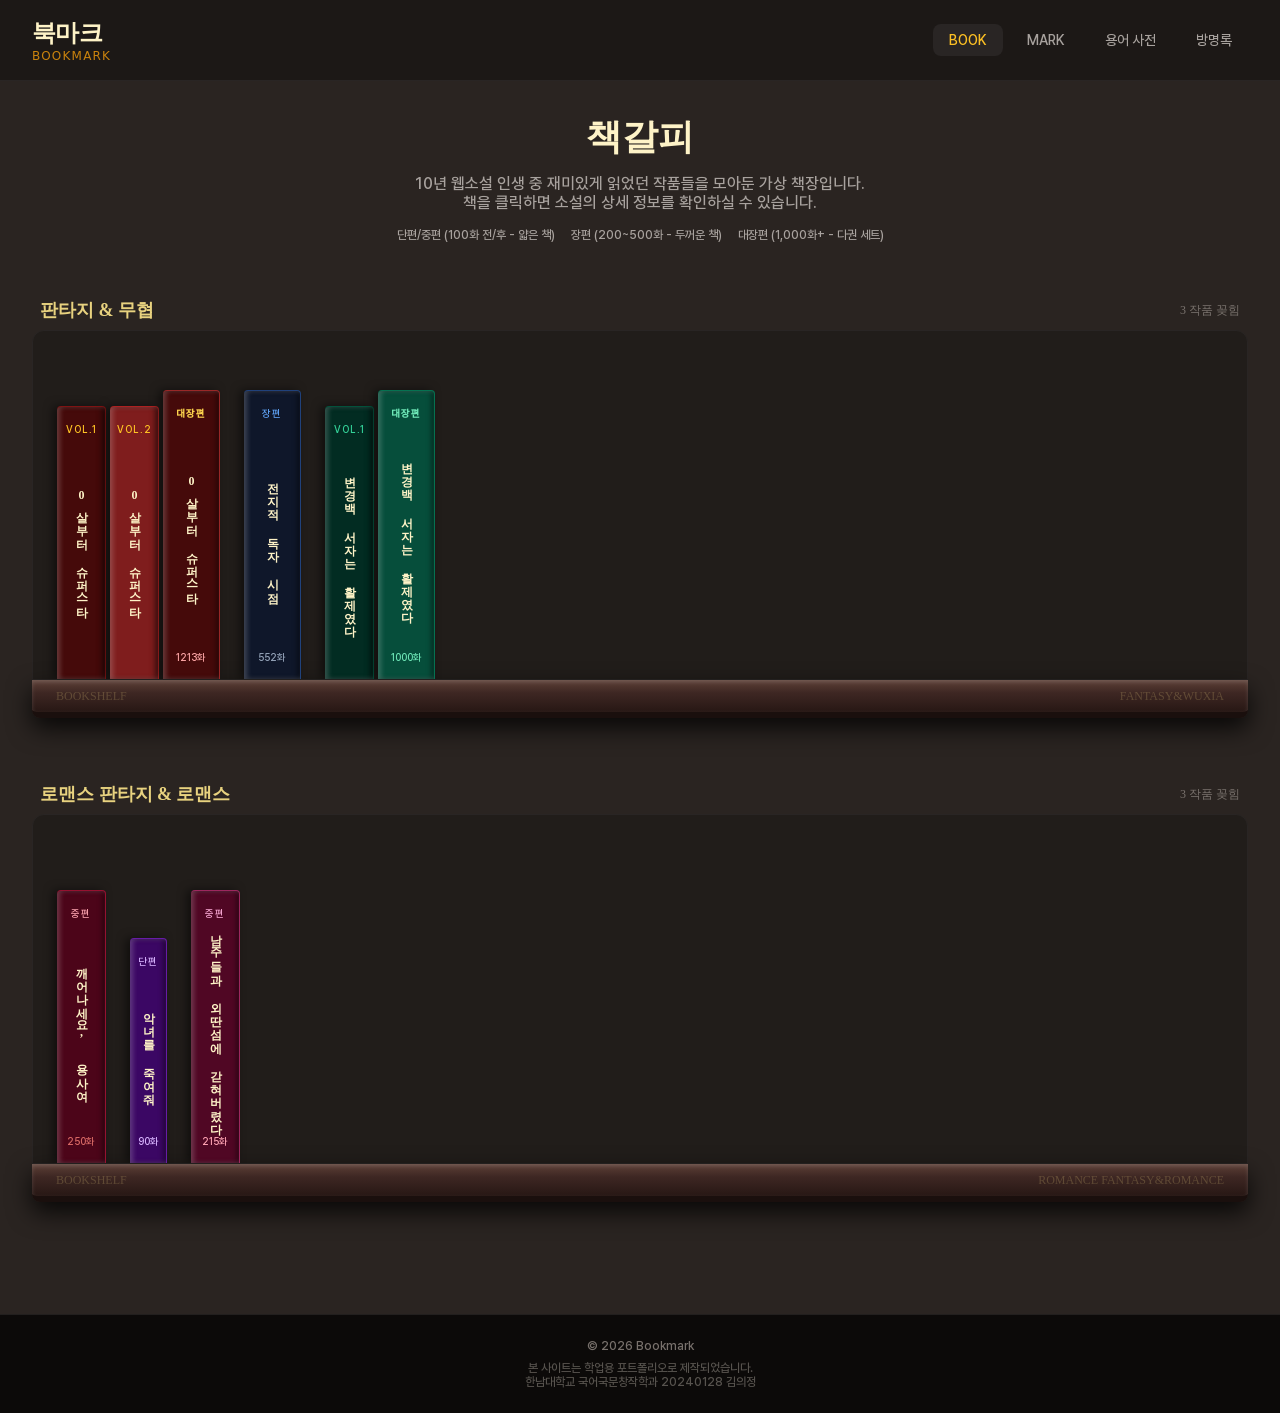
<file: index.html>
<!DOCTYPE html>
<html lang="ko">
<head>
    <title>BOOKMARK</title>
    <link rel="stylesheet" href="./viewer.css">
    
</head>
<body>
    <!-- 헤더 -->
    <header>
        <div id="header-size">
            <div id="nav-item">
                <!-- 로고 -->
                <div class="logo">
                    <div>
                        <span class="title">북마크</span>
                        <span class="title-sub">Bookmark</span>
                    </div>
                </div>

                <!-- 네비게이션 -->
                <nav class="main-nav">
                    <div class="nav-item-active">
                        <a href="index.html">BOOK</a>
                    </div>
                    <div class="nav-item">
                        <a href="MARK.html">MARK</a>
                    </div>
                    <div class="nav-item">
                        <a href="용어사전.html">용어 사전</a>
                    </div>
                    <div class="nav-item">
                        <a href="방명록.html">방명록</a>
                    </div>
                </nav>

                <!-- 모바일 네비게이션 아이콘 -->
                <div class="mb-nav-logo">
                    <button id="mobile-menu-toggle" class="mb-nav-p">≡</button>
                </div>
            </div>
        </div>
    </header>

    <!--본문-->
    <main>
        <section id="sec-bookshelf" class="content-en">
            <!-- Header Intro -->
            <div class="book-array">
                <h1 class="intro">책갈피</h1>
                <p class="intro-sub">
                    10년 웹소설 인생 중 재미있게 읽었던 작품들을 모아둔 가상 책장입니다.<br class="intro-sub-mb">
                    책을 클릭하면 소설의 상세 정보를 확인하실 수 있습니다.
                </p>
                <div class="length">
                    <span>단편/중편 (100화 전/후 - 얇은 책)</span>
                    <span>장편 (200~500화 - 두꺼운 책)</span>
                    <span>대장편 (1,000화+ - 다권 세트)</span>
                </div>
            </div>

            <!-- 책장 커버 -->
            <div class="bookcase-cover">
                
                <!--판타지 & 무협 -->
                <div class="bookcase">
                    <div class="bookcase-array">
                        <h2 class="bookcase-title">판타지 & 무협</h2>
                        <span class="book-count">3 작품 꽂힘</span>
                    </div>

                    <!-- 책장 -->
                    <div class="book-cover">
                        <!-- Book 1: 0살부터 슈퍼스타 (대장편 1500화) -->
                        <div class="book-long">
                            <!-- Vol 1 -->
                            <div id="book1" class="book-spine book-item-m">
                                <span id="vol1" class="vol">Vol.1</span>
                                <span id="book-title1" class="book-title">0살부터 슈퍼스타</span>
                                <span></span>
                            </div>
                            <!-- Vol 2 -->
                            <div id="book2" class="book-spine book-item-m">
                                <span id="vol1" class="vol">Vol.2</span>
                                <span id="book-title1" class="book-title">0살부터 슈퍼스타</span>
                                <span></span>
                            </div>
                            <!-- Vol 3 -->
                            <div id="book3" class="book-spine book-item-l">
                                <span id="vol2" class="vol">대장편</span>
                                <span id="book-title1" class="book-title">0살부터 슈퍼스타</span>
                                <span id="count1">1213화</span>
                            </div>
                        </div>

                        <!-- Book 2: 전지적 독자 시점 (장편 500화) -->
                        <div id="book4" class="book-spine book-item-l">
                            <span id="vol3" class="vol">장편</span>
                            <span id="book-title1" class="book-title">전지적 독자 시점</span>
                            <span id="count2">552화</span>
                        </div>

                        <!-- Book 3: 변경백 서자는 활제였다 (대장편 1000화) -->
                        <div class="book-long">
                            <div id="book5" class="book-spine book-item-m">
                                <span id="vol4" class="vol">Vol.1</span>
                                <span id="book-title1" class="book-title">변경백 서자는 활제였다</span>
                                <span></span>
                            </div>
                            <div id="book6" class="book-spine book-item-l">
                                <span id="vol5" class="vol">대장편</span>
                                <span id="book-title1" class="book-title">변경백 서자는 활제였다</span>
                                <span id="count3">1000화</span>
                            </div>
                        </div>
                    </div>

                    <div class="shelf">
                        <span>BOOKSHELF</span>
                        <span>FANTASY&WUXIA</span>
                    </div>
                </div>

                <!-- SHELF 2: 로맨스 판타지 & 로맨스 -->
                <div class="bookcase">
                    <div class="bookcase-array">
                        <h2 class="bookcase-title">로맨스 판타지 & 로맨스</h2>
                        <span class="book-count">3 작품 꽂힘</span>
                    </div>

                    <div class="book-cover">
                        <!-- Book 4: 깨어나세요, 용사여 (중편 250화화) -->
                        <div id="book7" class="book-spine book-item-m">
                            <span id="vol6" class="vol">중편</span>
                            <span id="book-title1" class="book-title">깨어나세요, 용사여</span>
                            <span id="count4">250화</span>
                        </div>

                        <!-- Book 5: 악녀를 죽여줘 (단편 100화) -->
                        <div id="book8" class="book-spine book-item-s">
                            <span id="vol7" class="vol">단편</span>
                            <span id="book-title1" class="book-title">악녀를 죽여줘</span>
                            <span id="count5">90화</span>
                        </div>

                        <!-- Book 6: 남주들과 외딴섬에 갇혀버렸다 (중편 250화) -->
                        <div id="book9" class="book-spine book-item-m">
                            <span id="vol8" class="vol">중편</span>
                            <span id="book-title1" class="book-title">남주들과 외딴섬에 갇혀버렸다</span>
                            <span id="count6">215화</span>
                        </div>
                    </div>

                    <div class="shelf">
                        <span>BOOKSHELF</span>
                        <span>ROMANCE FANTASY&ROMANCE</span>
                    </div>
                </div>
            </div>
        </section>
    </main>
    <!-- 푸터 -->
    <footer>
        <div>
            <p>© 2026 Bookmark</p>
            <p id="footer-sub">본 사이트는 학업용 포트폴리오로 제작되었습니다.<br>한남대학교 국어국문창작학과 20240128 김의정</p>
        </div>
    </footer>
</body>
</html>
</file>
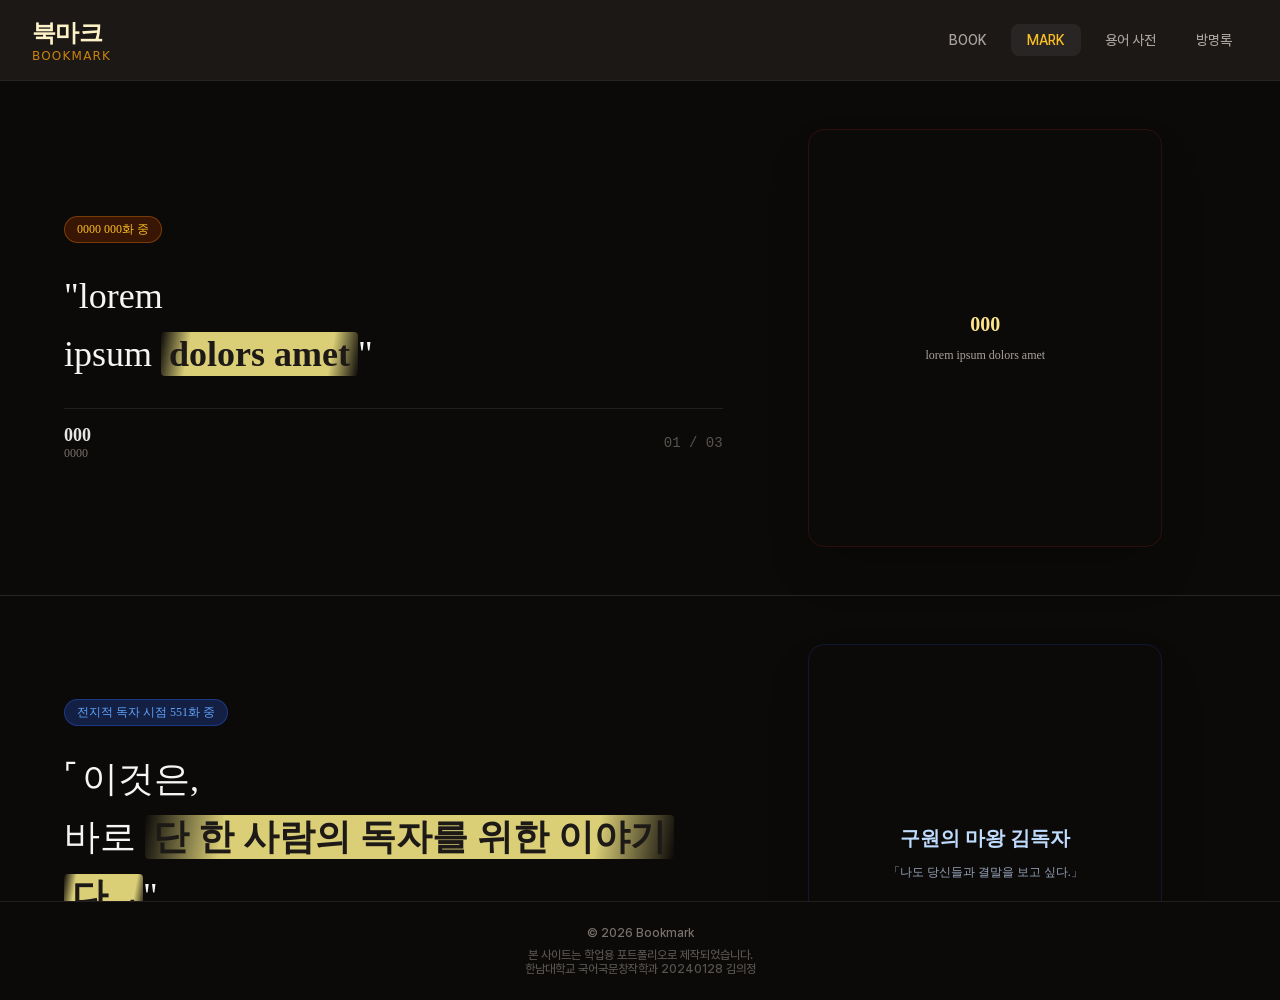
<file: MARK.html>
<!DOCTYPE html>
<html lang="ko">
<head>
    <title>BOOKMARK</title>
    <link rel="stylesheet" href="./viewer.css">
</head>
<body>
    <!-- 헤더 -->
    <header>
        <div id="header-size">
            <div id="nav-item">
                <!-- 로고 -->
                <div class="logo">
                    <div>
                        <span class="title">북마크</span>
                        <span class="title-sub">Bookmark</span>
                    </div>
                </div>

                <!-- 네비게이션 -->
                <nav class="main-nav">
                    <div class="nav-item">
                        <a href="index.html">BOOK</a>
                    </div>
                    <div class="nav-item-active">
                        <a href="MARK.html">MARK</a>
                    </div>
                    <div class="nav-item">
                        <a href="용어사전.html">용어 사전</a>
                    </div>
                    <div class="nav-item">
                        <a href="방명록.html">방명록</a>
                    </div>
                </nav>

                <!-- 모바일 네비게이션 아이콘 -->
                <div class="mb-nav-logo">
                    <button id="mobile-menu-toggle" class="mb-nav-p">≡</button>
                </div>
            </div>
        </div>
    </header>

    <!--본문-->
    <main>
        <section id="sec-quotes">
            <div class="mark-array">
                <!-- 명1 -->
                <div class="snap-section">
                    <div class="grid">
                        <!-- Left: Quote Text -->
                        <div class="episode-cover">
                            <div id="ep1" class="episode">
                                <p>0000 000화 중</p>
                            </div>
                            <blockquote class="quotation">
                                "lorem<br>
                                ipsum <span class="highlighter">dolors amet</span>"
                            </blockquote>
                            <div class="propile">
                                <div>
                                    <p class="propile-name">000</p>
                                    <p class="propile-sub">0000</p>
                                </div>
                                <span class="sequence">01 / 03</span>
                            </div>
                        </div>
                        <!-- 캐릭터 일러스트 -->
                        <div class="character-cover">
                            <div id="cha1" class="character-box">
                                <!-- 캐릭터 -->
                                <div class="character">
                                    <p class="character-name1">000</p>
                                    <p class="nikename1">lorem ipsum dolors amet</p>
                                </div>
                            </div>
                        </div>
                    </div>
                </div>

                <!-- 명2 -->
                <div class="snap-section">
                    <div class="grid">
                        <div class="episode-cover">
                            <div id="ep2" class="episode">
                                <p>전지적 독자 시점 551화 중</p>
                            </div>
                            <blockquote class="quotation">
                                ⌜이것은,<br>
                                바로 <span class="highlighter">단 한 사람의 독자를 위한 이야기다.⌟</span>"
                            </blockquote>
                            <div class="propile">
                                <div>
                                    <p class="propile-name">김독자</p>
                                    <p class="propile-sub">멸망한 세계에서 살아남는 세 가지 방법 독자</p>
                                </div>
                                <span class="sequence">02 / 03</span>
                            </div>
                        </div>
                        <div class="character-cover">
                            <div id="cha2" class="character-box">
                                <div class="character">
                                    <p class="character-name2">구원의 마왕 김독자</p>
                                    <p class="nikename2">「나도 당신들과 결말을 보고 싶다.」</p>
                                </div>
                            </div>
                        </div>
                    </div>
                </div>

                <!-- 명3 -->
                <div class="snap-section">
                    <div class="grid">
                        <div class="episode-cover">
                            <div id="ep3" class="episode">
                                <p>0000 000화 중</p>
                            </div>
                            <blockquote class="quotation">
                                "lorem<br>
                                ipsum <span class="highlighter">dolors amet</span>"
                            </blockquote>
                            <div class="propile">
                                <div>
                                    <p class="propile-name">000</p>
                                    <p class="propile-sub">0000</p>
                                </div>
                                <span class="sequence">03 / 03</span>
                            </div>
                        </div>
                        <div class="character-cover">
                            <div id="cha3" class="character-box">
                                <div class="character">
                                    <p class="font-serif font-bold text-rose-200 text-xl">000</p>
                                    <p class="text-xs text-rose-300/80 px-4">lorem ipsum dolors amet</p>
                                </div>
                            </div>
                        </div>
                    </div>
                </div>

            </div>
        </section>
    </main>
    <!-- 푸터 -->
    <footer>
        <div>
            <p>© 2026 Bookmark</p>
            <p id="footer-sub">본 사이트는 학업용 포트폴리오로 제작되었습니다.<br>한남대학교 국어국문창작학과 20240128 김의정</p>
        </div>
    </footer>
</body>
</html>
</file>
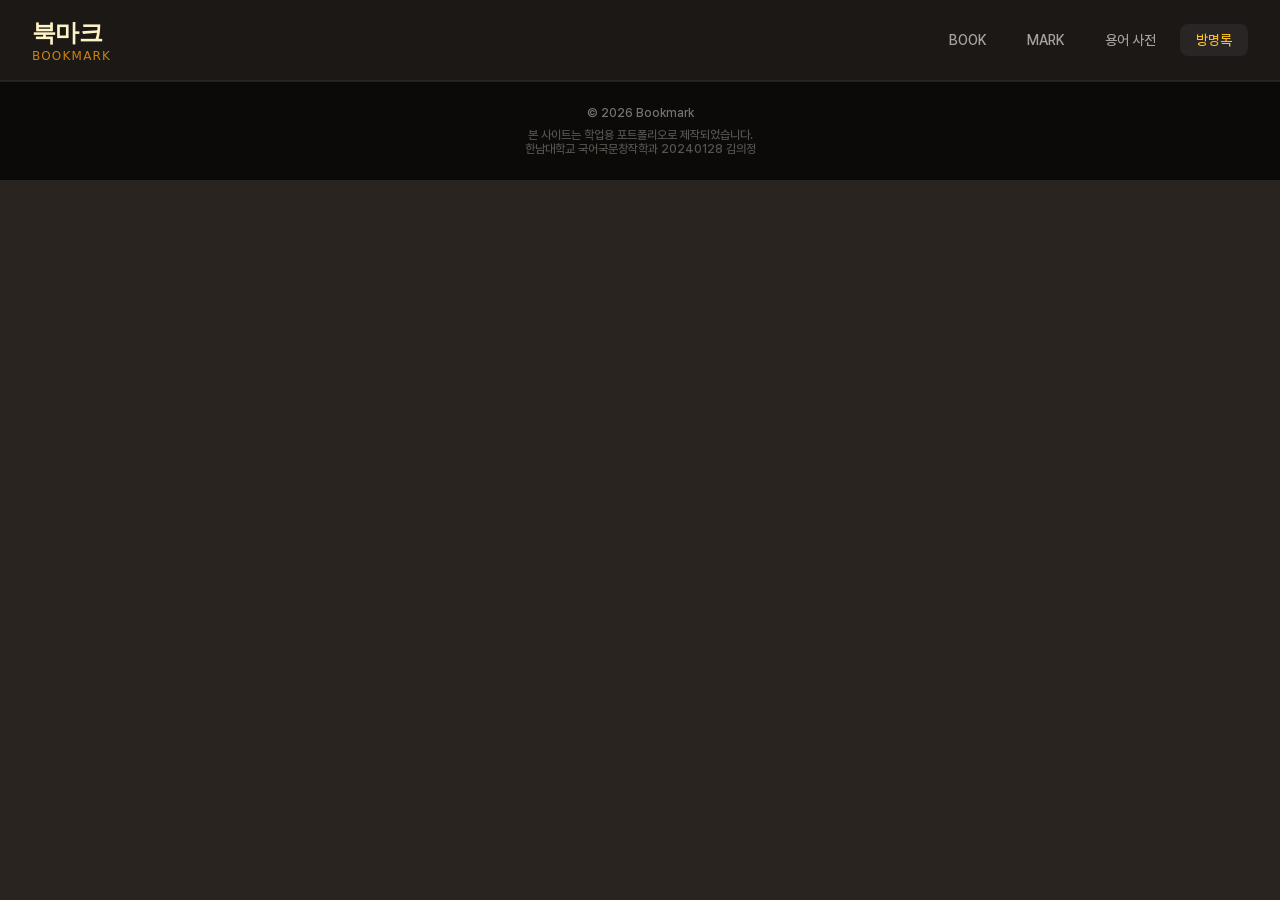
<file: 방명록.html>
<!DOCTYPE html>
<html lang="ko">
<head>
    <title>BOOKMARK</title>
    <link rel="stylesheet" href="./viewer.css">
</head>
<body>
    <!-- 헤더 -->
    <header>
        <div id="header-size">
            <div id="nav-item">
                <!-- 로고 -->
                <div class="logo">
                    <div>
                        <span class="title">북마크</span>
                        <span class="title-sub">Bookmark</span>
                    </div>
                </div>

                <!-- 네비게이션 -->
                <nav class="main-nav">
                    <div class="nav-item">
                        <a href="index.html">BOOK</a>
                    </div>
                    <div class="nav-item">
                        <a href="MARK.html">MARK</a>
                    </div>
                    <div class="nav-item">
                        <a href="용어사전.html">용어 사전</a>
                    </div>
                    <div class="nav-item-active">
                        <a href="방명록.html">방명록</a>
                    </div>
                </nav>

                <!-- 모바일 네비게이션 아이콘 -->
                <div class="mb-nav-logo">
                    <button id="mobile-menu-toggle" class="mb-nav-p">≡</button>
                </div>
            </div>
        </div>
    </header>
    <!--메인-->
    <section id="main-space">
        
    </section>
    <!-- 푸터 -->
    <footer>
        <div>
            <p>© 2026 Bookmark</p>
            <p id="footer-sub">본 사이트는 학업용 포트폴리오로 제작되었습니다.<br>한남대학교 국어국문창작학과 20240128 김의정</p>
        </div>
    </footer>
</body>
</html>
</file>
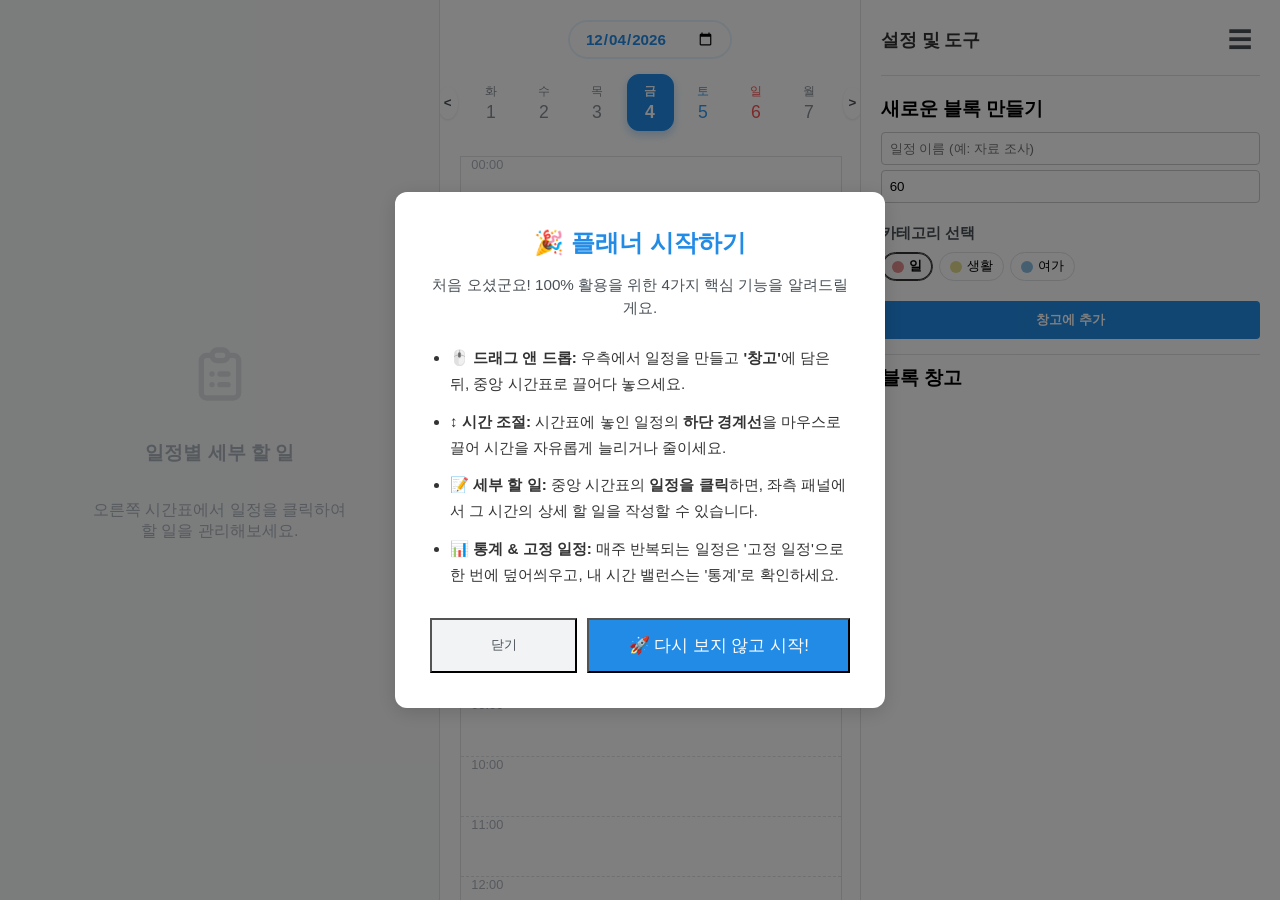
<file: 스케쥴 메이트.html>
<!DOCTYPE html>
<html lang="ko">
<head>
    <meta charset="UTF-8">
    <title>나만의 타임 블로킹 플래너 (완성본)</title>
    <style>
        :root {
            --hour-height: 60px;
            --bg-color: #f8f9fa;
            --border-color: #dee2e6;
        }

        body { font-family: 'Pretendard', -apple-system, sans-serif; display: flex; margin: 0; height: 100vh; background: var(--bg-color); }

        /* 햄버거 메뉴 스타일 추가 */
        .sidebar-header { display: flex; justify-content: space-between; align-items: center; margin-bottom: 20px; padding-bottom: 15px; border-bottom: 1px solid var(--border-color); }
        .sidebar-title { font-size: 1.1rem; font-weight: bold; color: #333; margin: 0; }
        .menu-container { position: relative; }
        .hamburger-btn { background: none; border: none; font-size: 1.5rem; cursor: pointer; color: #495057; padding: 4px 8px; border-radius: 6px; transition: background 0.2s; }
        .hamburger-btn:hover { background: #f1f3f5; color: #228be6; }
        .dropdown-content { display: none; position: absolute; right: 0; top: 100%; background-color: white; min-width: 220px; box-shadow: 0px 8px 20px rgba(0,0,0,0.15); border-radius: 8px; z-index: 100; border: 1px solid var(--border-color); overflow: hidden; margin-top: 5px; }
        .dropdown-content.show { display: block; animation: fadeIn 0.2s; }
        .menu-item { padding: 14px 16px; cursor: pointer; font-size: 0.95rem; color: #333; transition: background 0.2s; display: flex; align-items: center; gap: 8px; border-bottom: 1px solid #f1f3f5; }
        .menu-item:last-child { border-bottom: none; }
        .menu-item:hover { background-color: #f8f9fa; color: #228be6; font-weight: bold; }
        @keyframes fadeIn { from { opacity: 0; transform: translateY(-5px); } to { opacity: 1; transform: translateY(0); } }

        /* 타임라인 레이아웃 (수정됨: 1:1:1 비율을 위해 flex: 1 적용) */
        #timetable-container { flex: 1; min-width: 300px; overflow-y: auto; padding: 20px; border-right: 1px solid var(--border-color); position: relative; background: white; z-index: 1; box-sizing: border-box;}
        .timeline { position: relative; width: 100%; margin: 0 auto; background: white; border: 1px solid var(--border-color); height: 1440px; }
        .hour-slot { height: var(--hour-height); border-bottom: 1px dashed var(--border-color); padding-left: 10px; color: #adb5bd; font-size: 0.8rem; box-sizing: border-box;}

        /* 날짜 네비게이터 */
        #date-navigator-wrapper { margin-bottom: 25px; }
        .top-calendar-picker { text-align: center; margin-bottom: 15px; }
        .top-calendar-picker input[type="date"] { padding: 8px 15px; border: 2px solid #e7f5ff; border-radius: 20px; font-weight: bold; color: #228be6; cursor: pointer; font-family: inherit; font-size: 0.95rem; background: white; transition: all 0.2s; }
        #week-navigator { display: flex; justify-content: center; align-items: center; gap: 10px; }
        .nav-arrow { width: 32px; height: 32px; border-radius: 50%; border: none; background: white; color: #495057; font-weight: bold; cursor: pointer; display: flex; justify-content: center; align-items: center; box-shadow: 0 1px 3px rgba(0,0,0,0.1); }
        .nav-arrow:hover { background: #f1f3f5; color: #228be6; }
        #week-days-container { display: flex; gap: 6px; }
        .date-block { display: flex; flex-direction: column; align-items: center; justify-content: center; width: 45px; height: 55px; border-radius: 12px; cursor: pointer; transition: all 0.2s; color: #868e96; border: 1px solid transparent; }
        .date-block:hover { background: white; border-color: #dee2e6; color: #495057; }
        .date-block.active { background: #228be6; color: white; box-shadow: 0 4px 10px rgba(34, 139, 230, 0.3); font-weight: bold; border-color: #228be6; }
        .date-block .day-name { font-size: 0.75rem; margin-bottom: 2px; }
        .date-block .date-num { font-size: 1.1rem; }
        .date-block.sun { color: #fa5252; }
        .date-block.sat { color: #339af0; }
        .date-block.active.sun, .date-block.active.sat { color: white; }

        /* 블록 스타일 */
        .placed-block { position: absolute; left: 50px; right: 10px; color: #333; border-radius: 6px; padding: 5px 10px; box-shadow: 0 4px 6px rgba(0,0,0,0.1); cursor: grab; z-index: 10; border-left: 5px solid rgba(0,0,0,0.2); box-sizing: border-box; overflow: hidden; font-weight: bold; font-size: 0.9rem; display: flex; justify-content: space-between; align-items: flex-start;}
        .placed-block:active { cursor: grabbing; }
        .placed-block.selected { box-shadow: 0 0 0 3px #228be6, 0 4px 6px rgba(0,0,0,0.2); z-index: 20; }
        .resizer { position: absolute; bottom: 0; left: 0; right: 0; height: 8px; cursor: ns-resize; z-index: 15; background: rgba(0,0,0,0.05); }
        .resizer:hover { background: rgba(0,0,0,0.2); }
        .delete-btn { background: rgba(255,255,255,0.5); border: none; border-radius: 50%; width: 20px; height: 20px; cursor: pointer; font-weight: bold; display: flex; justify-content: center; align-items: center; z-index: 20;}
        .delete-btn:hover { background: rgba(255,0,0,0.5); color: white; }

        /* 모달 및 서브페이지 시스템 */
        .modal-overlay { position: fixed; top: 0; left: 0; right: 0; bottom: 0; background: rgba(0,0,0,0.5); z-index: 3000; display: none; justify-content: center; align-items: center; }
        .modal-content { background: white; padding: 25px; border-radius: 12px; width: 320px; text-align: center; box-shadow: 0 4px 20px rgba(0,0,0,0.15); }
        .modal-actions { margin-top: 20px; display: flex; flex-direction: column; gap: 8px; }
        .modal-actions button { width: 100%; padding: 12px; border-radius: 6px; border: none; cursor: pointer; font-weight: bold; font-size: 0.95rem; }
        .btn-cancel { background: #f1f3f5; color: #495057; }
        .btn-cancel:hover { background: #e9ecef; }
        .btn-danger { background: #fa5252; color: white; }
        .btn-danger:hover { background: #e03131; }
        .btn-primary { background: #228be6; color: white; }
        .btn-primary:hover { background: #1c7ed6; }

        #fixed-page-overlay { position: fixed; top: 0; left: 0; right: 0; bottom: 0; background: rgba(0,0,0,0.6); z-index: 2000; display: none; justify-content: center; align-items: center; }
        .fixed-page-content { background: #f8f9fa; border-radius: 12px; width: 100%; max-width: 750px; height: 90vh; display: flex; flex-direction: column; overflow: hidden; }
        .day-tabs { display: flex; gap: 5px; margin-bottom: 15px; }
        .day-tab { flex: 1; text-align: center; padding: 10px; cursor: pointer; background: #e9ecef; border-radius: 8px; font-weight: bold; color: #495057;}
        .day-tab.active { background: #228be6; color: white; }
        
        .stats-tabs { display: flex; gap: 5px; margin-bottom: 15px; background: #f1f3f5; padding: 4px; border-radius: 8px; }
        .stats-tab { flex: 1; text-align: center; padding: 6px; cursor: pointer; border-radius: 6px; font-size: 0.9rem; color: #868e96; font-weight: bold;}
        .stats-tab.active { background: white; color: #228be6; box-shadow: 0 2px 4px rgba(0,0,0,0.05); }

        /* 사이드바, 카테고리, 창고 (수정됨: 1:1:1 비율을 위해 flex: 1 적용) */
        #sidebar { flex: 1; min-width: 300px; padding: 20px; background: white; display: flex; flex-direction: column; box-sizing: border-box; }
        .controls { margin-bottom: 10px; padding-bottom: 15px; border-bottom: 1px solid var(--border-color); }
        .controls input[type="text"], .controls input[type="number"] { width: 100%; padding: 8px; border: 1px solid #ccc; border-radius: 4px; box-sizing: border-box; margin-bottom: 5px; }
        .controls > button { width: 100%; background: #228be6; color: white; border: none; font-weight: bold; cursor: pointer; padding: 10px; margin-top: 5px; border-radius: 4px;}
        .controls > button:hover { background: #1c7ed6; }
        
        .cat-manage-header { display: flex; justify-content: space-between; align-items: center; margin-bottom: 8px; margin-top: 15px; }
        .cat-manage-header h4 { margin: 0; color: #495057; font-size: 0.95rem;}
        
        .category-chip { display: inline-flex; align-items: center; gap: 5px; padding: 5px 10px; border-radius: 15px; border: 1px solid var(--border-color); cursor: pointer; font-size: 0.8rem; margin-bottom: 5px; background: white; transition: all 0.2s;}
        .category-chip.active { border-color: #333; box-shadow: 0 0 0 1px #333 inset; font-weight: bold; background: #f8f9fa; }
        
        .add-category-box { display: flex; gap: 5px; margin-bottom: 10px; }
        .add-category-box input[type="text"] { flex: 1; padding: 6px; font-size: 0.8rem; margin: 0; }
        .add-category-box input[type="color"] { width: 30px; height: 30px; padding: 0; border: none; cursor: pointer; background: none; }
        .add-category-box button { width: auto; padding: 6px 12px; margin: 0; background: #228be6; color: white; border: none; border-radius: 4px; cursor: pointer;}
        
        #block-library { flex: 1; overflow-y: auto; min-height: 150px; }
        .block-item { padding: 12px; margin-bottom: 10px; background: #fff; box-shadow: 0 2px 4px rgba(0,0,0,0.05); border: 1px solid var(--border-color); border-radius: 8px; cursor: grab; display: flex; justify-content: space-between; align-items: flex-start; font-weight: bold; box-sizing: border-box; }
        
        #drop-indicator { position: absolute; left: 50px; right: 10px; background: rgba(0, 0, 0, 0.05); border: 2px dashed #868e96; border-radius: 6px; pointer-events: none; display: none; z-index: 5; box-sizing: border-box; }

        /* 세부 할 일 패널 (수정됨: 1:1:1 비율을 위해 flex: 1 유지, box-sizing 추가) */
        #task-details-container { flex: 1; padding: 30px; background: var(--bg-color); border-right: 1px solid var(--border-color); display: flex; flex-direction: column; overflow-y: auto; min-width: 300px; box-sizing: border-box; }
        .empty-task-notice { flex: 1; display: flex; flex-direction: column; justify-content: center; align-items: center; color: #adb5bd; text-align: center; }
        .empty-task-notice svg { width: 64px; height: 64px; margin-bottom: 15px; color: #dee2e6; }
        #task-details-content { display: none; flex-direction: column; height: 100%; }
        #task-details-content h2 { margin-top: 0; color: #333; margin-bottom: 20px; border-bottom: 2px solid #228be6; padding-bottom: 10px; display:inline-block; }
        #subtask-list { flex: 1; overflow-y: auto; margin-bottom: 20px; padding-right: 10px; }
        .subtask-item { display: flex; align-items: center; gap: 10px; font-size: 1rem; margin-bottom: 12px; background: white; padding: 12px; border-radius: 8px; border: 1px solid #dee2e6; box-shadow: 0 2px 4px rgba(0,0,0,0.02); }
        .subtask-item input[type="checkbox"] { width: 18px; height: 18px; cursor: pointer; accent-color: #228be6; }
        .subtask-item button { width: auto; padding: 6px 10px; margin-top: 0; background: #fa5252; font-size: 0.85rem; color: white; border: none; border-radius: 6px; cursor: pointer; transition: background 0.2s; }
        .subtask-item button:hover { background: #e03131; }
    </style>
</head>
<body>

<div id="task-details-container">
    <div id="empty-task" class="empty-task-notice">
        <svg fill="none" stroke="currentColor" viewBox="0 0 24 24" xmlns="http://www.w3.org/2000/svg"><path stroke-linecap="round" stroke-linejoin="round" stroke-width="2" d="M9 5H7a2 2 0 00-2 2v12a2 2 0 002 2h10a2 2 0 002-2V7a2 2 0 00-2-2h-2M9 5a2 2 0 002 2h2a2 2 0 002-2M9 5a2 2 0 012-2h2a2 2 0 012 2m-3 7h3m-3 4h3m-6-4h.01M9 16h.01"></path></svg>
        <h3>일정별 세부 할 일</h3>
        <p>오른쪽 시간표에서 일정을 클릭하여<br>할 일을 관리해보세요.</p>
    </div>
    <div id="task-details-content">
        <h2>📝 <span id="detail-title" style="color: #228be6;"></span></h2>
        <div id="subtask-list"></div>
        <div style="display:flex; gap:10px; margin-top: auto;">
            <input type="text" id="newSubtask" placeholder="새로운 할 일 입력 후 Enter..." onkeypress="if(event.key==='Enter') addSubtask()" style="flex:1; padding:12px; border:1px solid #ccc; border-radius:8px; font-size:1rem;">
            <button onclick="addSubtask()" style="padding:12px 20px; border:none; background:#228be6; color:white; border-radius:8px; font-weight:bold; cursor:pointer; font-size:1rem;">추가</button>
        </div>
    </div>
</div>

<div id="timetable-container" ondrop="drop(event)" ondragover="allowDrop(event)" ondragleave="hideIndicator()">
    <div id="date-navigator-wrapper">
        <div class="top-calendar-picker"><input type="date" id="calendar-picker" onchange="setDate(this.value)"></div>
        <div id="week-navigator">
            <button onclick="changeDate(-1)" class="nav-arrow">&lt;</button>
            <div id="week-days-container"></div>
            <button onclick="changeDate(1)" class="nav-arrow">&gt;</button>
        </div>
    </div>
    <div class="timeline" id="timeline">
        <div id="drop-indicator"></div>
        <!-- 시간 슬롯 렌더링 -->
    </div>
</div>

<div id="sidebar">
    <div class="sidebar-header">
        <h2 class="sidebar-title">설정 및 도구</h2>
        <div class="menu-container">
            <button class="hamburger-btn" onclick="toggleMenu(event)">☰</button>
            <div id="dropdown-menu" class="dropdown-content">
                <div class="menu-item" onclick="showTutorial(); toggleMenu(event);">💡 플래너 사용 가이드</div>
                <div class="menu-item" onclick="showStatistics(); toggleMenu(event);">📊 전체 밸런스 통계 보기</div>
                <div class="menu-item" onclick="openFixedPage(); toggleMenu(event);">🗓️ 요일별 고정 일정 관리</div>
                <div class="menu-item" onclick="openCategoryManager(); toggleMenu(event);">⚙️ 카테고리 관리 / 수정</div>
            </div>
        </div>
    </div>
    
    <div class="controls">
        <h3 style="margin-top:0; margin-bottom:10px;">새로운 블록 만들기</h3>
        <input type="text" id="taskName" placeholder="일정 이름 (예: 자료 조사)">
        <div style="display:flex; gap:5px;">
            <input type="number" id="taskDuration" placeholder="시간(분)" min="10" step="10" value="60">
        </div>
        
        <!-- 카테고리 관리 영역 복구 -->
        <div class="cat-manage-header">
            <h4>카테고리 선택</h4>
        </div>
        <div id="category-selector" style="display:flex; flex-wrap:wrap; gap:6px; margin-bottom:10px;"></div>
        
        <button onclick="createNewLibraryBlock()">창고에 추가</button>
    </div>
    
    <div style="display: flex; justify-content: space-between; align-items: center; margin-bottom: 10px;">
        <h3 style="margin: 0;">블록 창고</h3>
    </div>
    <div id="block-library"></div>
</div>

<!-- 카테고리 관리 전용 모달 복구 -->
<div id="cat-manager-modal" class="modal-overlay">
    <div class="modal-content" style="width: 350px;">
        <h3 style="margin-top: 0; margin-bottom: 15px; text-align: left;">⚙️ 카테고리 관리</h3>
        <p style="font-size: 0.85rem; color: #868e96; text-align: left; margin-top: 0;">새 카테고리를 추가하거나 기존 카테고리를 수정/삭제해보세요.</p>
        
        <div class="add-category-box" style="margin-bottom: 15px;">
            <input type="color" id="newCatColor" value="#cccccc" title="카테고리 색상">
            <input type="text" id="newCatName" placeholder="새 카테고리 이름" onkeypress="if(event.key==='Enter') addNewCategory()">
            <button onclick="addNewCategory()">추가</button>
        </div>

        <div id="cat-manager-list" style="max-height: 250px; overflow-y: auto; margin-bottom: 15px; text-align: left;"></div>
        <div class="modal-actions" style="flex-direction: row; justify-content: flex-end;">
            <button class="btn-cancel" onclick="closeCatManager()" style="width:auto; padding:8px 15px;">취소</button>
            <button class="btn-primary" onclick="saveCatManager()" style="width:auto; padding:8px 15px;">저장</button>
        </div>
    </div>
</div>

<!-- 고정 일정 관리 모달 -->
<div id="fixed-page-overlay">
    <div class="fixed-page-content">
        <div style="padding:20px 25px; background:white; border-bottom:1px solid #ddd; display:flex; justify-content:space-between; align-items:center;">
            <h2 style="margin:0;">🗓️ 요일별 고정 일정 설정</h2>
            <button onclick="closeFixedPage()" style="border:none; background:none; font-size:2rem; cursor:pointer; color:#868e96; padding:0; line-height:1;">&times;</button>
        </div>
        <div style="padding:20px 25px; flex:1; overflow-y:auto;">
            <div style="margin-bottom:20px; background:white; padding:20px; border-radius:10px; border:1px solid var(--border-color);">
                <h4 style="margin-top:0; margin-bottom:12px; color:#333;">1. 일괄 적용할 기간 설정</h4>
                <input type="date" id="fixedStartDate" style="padding:8px; border:1px solid #ccc; border-radius:4px;"> 
                <span style="font-weight:bold;">~</span> 
                <input type="date" id="fixedEndDate" style="padding:8px; border:1px solid #ccc; border-radius:4px;">
            </div>
            <div style="background:white; padding:20px; border-radius:10px; border:1px solid var(--border-color); flex:1; display:flex; flex-direction:column;">
                <h4 style="margin-top:0; margin-bottom:5px; color:#333;">2. 요일별 일정 등록</h4>
                <p style="font-size:0.85rem; color:#868e96; margin-top:0; margin-bottom:15px;">* 여러 요일을 눌러 동시에 선택할 수 있습니다.</p>
                <div class="day-tabs" id="fixed-day-tabs"></div>
                <div style="display:flex; gap:8px; margin-bottom:15px; flex-wrap:wrap; align-items:center;">
                    <input type="time" id="fixedTime" style="padding:8px; border:1px solid #ccc; border-radius:4px;">
                    <input type="number" id="fixedDur" value="60" style="width:80px; padding:8px; border:1px solid #ccc; border-radius:4px;">
                    <select id="fixedCategorySelect" style="padding:8px; border:1px solid #ccc; border-radius:4px; width:100px;"></select>
                    <input type="text" id="fixedName" placeholder="일정명" style="flex:1; padding:8px; border:1px solid #ccc; border-radius:4px; min-width:120px;">
                    <button onclick="addFixedItem()" class="btn-primary" style="padding:8px 15px; border:none; border-radius:4px; font-weight:bold; cursor:pointer;">등록</button>
                </div>
                <div id="fixed-list" style="flex:1; overflow-y:auto; background:#f1f3f5; padding:10px; border-radius:8px; border:1px inset #dee2e6; min-height: 150px;"></div>
            </div>
            <button onclick="applyFixedToAll()" class="btn-primary" style="width:100%; padding:14px; margin-top:20px; border:none; border-radius:8px; font-weight:bold; font-size:1.1rem; cursor:pointer;">✅ 시간표에 일괄 적용하기</button>
        </div>
    </div>
</div>

<!-- 통계 전용 모달 -->
<div id="stats-modal" class="modal-overlay">
    <div class="modal-content" style="width: 380px;">
        <div style="display: flex; justify-content: space-between; align-items: center; margin-bottom: 15px;">
            <h3 style="margin: 0;">📊 밸런스 통계</h3>
            <button onclick="document.getElementById('stats-modal').style.display='none'" style="width:auto; padding:4px 8px; background:transparent; color:#868e96; font-size:1.2rem; margin:0; border:none; cursor:pointer;">&times;</button>
        </div>
        <div class="stats-tabs">
            <div class="stats-tab active" id="tab-daily" onclick="renderStats('daily')">일간</div>
            <div class="stats-tab" id="tab-weekly" onclick="renderStats('weekly')">주간</div>
            <div class="stats-tab" id="tab-monthly" onclick="renderStats('monthly')">월간</div>
        </div>
        <div id="stats-content" style="text-align: left; min-height: 150px;"></div>
    </div>
</div>

<!-- 공통 알림 모달 -->
<div id="custom-modal" class="modal-overlay">
    <div class="modal-content">
        <h3 id="modal-title"></h3>
        <div id="modal-message" style="margin-bottom:20px;"></div>
        <div id="modal-actions" class="modal-actions"></div>
    </div>
</div>

<!-- 튜토리얼 모달 -->
<div id="tutorial-modal" class="modal-overlay">
    <div class="modal-content" style="width: 420px; text-align: left; padding: 35px;">
        <h2 style="margin-top: 0; color: #228be6; text-align: center; margin-bottom: 10px;">🎉 플래너 시작하기</h2>
        <p style="color: #495057; font-size: 0.95rem; line-height: 1.5; margin-bottom: 25px; text-align: center;">
            처음 오셨군요! 100% 활용을 위한 4가지 핵심 기능을 알려드릴게요.
        </p>
        <ul style="padding-left: 20px; color: #333; font-size: 0.95rem; line-height: 1.7; margin-bottom: 30px;">
            <li style="margin-bottom: 12px;"><b>🖱️ 드래그 앤 드롭:</b> 우측에서 일정을 만들고 <b>'창고'</b>에 담은 뒤, 중앙 시간표로 끌어다 놓으세요.</li>
            <li style="margin-bottom: 12px;"><b>↕️ 시간 조절:</b> 시간표에 놓인 일정의 <b>하단 경계선</b>을 마우스로 끌어 시간을 자유롭게 늘리거나 줄이세요.</li>
            <li style="margin-bottom: 12px;"><b>📝 세부 할 일:</b> 중앙 시간표의 <b>일정을 클릭</b>하면, 좌측 패널에서 그 시간의 상세 할 일을 작성할 수 있습니다.</li>
            <li><b>📊 통계 & 고정 일정:</b> 매주 반복되는 일정은 '고정 일정'으로 한 번에 덮어씌우고, 내 시간 밸런스는 '통계'로 확인하세요.</li>
        </ul>
        <div style="display: flex; gap: 10px;">
            <button class="btn-cancel" onclick="closeTutorial(false)" style="flex: 1; padding: 14px;">닫기</button>
            <button class="btn-primary" onclick="closeTutorial(true)" style="flex: 2; padding: 14px; font-size: 1.05rem;">🚀 다시 보지 않고 시작!</button>
        </div>
    </div>
</div>

<script>
    // --- 1. 상태 변수 설정 ---
    const SNAP_MINUTES = 10;

    // 타임존(KST 등) 오류 방지를 위한 로컬 시간 기준 날짜 포맷 함수
    function formatDateString(d) { 
        const year = d.getFullYear();
        const month = String(d.getMonth() + 1).padStart(2, '0');
        const day = String(d.getDate()).padStart(2, '0');
        return `${year}-${month}-${day}`;
    }

    let currentDateStr = formatDateString(new Date());
    let allTimelineData = JSON.parse(localStorage.getItem('allTimelineData')) || {};
    let categories = JSON.parse(localStorage.getItem('categories')) || [
        {id:'cat1', name:'일', color:'#e38c8c'},
        {id:'cat2', name:'생활', color:'#e3db8c'},
        {id:'cat3', name:'여가', color:'#8cc0e3'}
    ];
    let currentCategoryId = categories[0]?.id;
    let fixedData = JSON.parse(localStorage.getItem('fixedData')) || { startDate:'', endDate:'', schedules:{0:[],1:[],2:[],3:[],4:[],5:[],6:[]} };
    let currentFixedDays = [1]; 
    let blockIdCounter = 0;
    
    // 할 일(Subtask) 상태
    let subtasksMap = {};
    let selectedBlockId = null;

    // 드래그 및 리사이즈 변수
    let draggingDuration = 0;
    let dragOffsetY = 0;
    let isResizing = false;
    let currentResizingBlock = null;
    let resizeStartY = 0;
    let resizeStartHeight = 0;

    // --- 2. 초기화 ---
    window.onload = () => {
        renderTimelineBackground();
        renderCategories();
        loadLibraryData();
        loadTimelineForDate(currentDateStr);
        checkTutorial(); // 튜토리얼 팝업 체크
    };

    // 햄버거 메뉴 토글 및 외부 클릭 시 닫기
    function toggleMenu(e) {
        if(e) e.stopPropagation();
        document.getElementById("dropdown-menu").classList.toggle("show");
    }
    
    window.onclick = function(event) {
        if (!event.target.matches('.hamburger-btn')) {
            var dropdowns = document.getElementsByClassName("dropdown-content");
            for (var i = 0; i < dropdowns.length; i++) {
                var openDropdown = dropdowns[i];
                if (openDropdown.classList.contains('show')) {
                    openDropdown.classList.remove('show');
                }
            }
        }
    }

    function renderTimelineBackground() {
        const tl = document.getElementById('timeline');
        const blocks = tl.querySelectorAll('.placed-block');
        tl.innerHTML = '<div id="drop-indicator"></div>';
        for(let i=0; i<24; i++) {
            const slot = document.createElement('div');
            slot.className = 'hour-slot';
            slot.innerText = `${String(i).padStart(2,'0')}:00`;
            tl.appendChild(slot);
        }
        blocks.forEach(b => tl.appendChild(b));
    }

    // --- 3. 공통 모달 UI ---
    function showModal(title, message, buttons) {
        document.getElementById('modal-title').innerText = title;
        document.getElementById('modal-message').innerHTML = message;
        const actions = document.getElementById('modal-actions');
        actions.innerHTML = '';
        buttons.forEach(btn => {
            const b = document.createElement('button');
            b.innerText = btn.text;
            b.className = btn.className || 'btn-cancel';
            b.onclick = () => {
                document.getElementById('custom-modal').style.display = 'none';
                if (btn.onClick) btn.onClick();
            };
            actions.appendChild(b);
        });
        document.getElementById('custom-modal').style.display = 'flex';
    }

    // --- 튜토리얼 관련 함수 ---
    function checkTutorial() {
        if (!localStorage.getItem('hasSeenTutorial')) {
            showTutorial();
        }
    }
    function showTutorial() { 
        document.getElementById('tutorial-modal').style.display = 'flex'; 
    }
    function closeTutorial(dontShowAgain) {
        document.getElementById('tutorial-modal').style.display = 'none';
        if(dontShowAgain) localStorage.setItem('hasSeenTutorial', 'true');
    }

    // --- 4. 날짜 네비게이션 ---
    function setDate(val) { 
        if(!val) return;
        saveData(); 
        currentDateStr = val; 
        loadTimelineForDate(val); 
    }
    
    function changeDate(off) {
        saveData();
        let d = new Date(currentDateStr);
        d.setDate(d.getDate() + off);
        currentDateStr = formatDateString(d);
        loadTimelineForDate(currentDateStr);
    }

    function loadTimelineForDate(dateStr) {
        document.querySelectorAll('.placed-block').forEach(b => b.remove());
        subtasksMap = {}; // 날짜 이동시 세부할일 초기화
        
        selectedBlockId = null;
        document.getElementById('empty-task').style.display = 'flex';
        document.getElementById('task-details-content').style.display = 'none';
        
        document.getElementById('calendar-picker').value = dateStr;
        renderWeekNav();
        
        const data = allTimelineData[dateStr] || [];
        data.forEach(item => {
            createPlacedBlock(item.name, item.duration, item.color, item.category, item.top, item.id, item.isFixed);
            if(item.subtasks) subtasksMap[item.id] = item.subtasks;
        });
    }

    function renderWeekNav() {
        const container = document.getElementById('week-days-container');
        container.innerHTML = '';
        const daysName = ['일', '월', '화', '수', '목', '금', '토'];
        let parts = currentDateStr.split('-');
        let centerDate = new Date(parts[0], parts[1] - 1, parts[2]);

        for(let i=-3; i<=3; i++) {
            let d = new Date(centerDate.getFullYear(), centerDate.getMonth(), centerDate.getDate() + i);
            let dStr = formatDateString(d);
            let dayOfWeek = d.getDay();
            
            const div = document.createElement('div');
            div.className = `date-block ${i===0?'active':''}`;
            if(dayOfWeek===0) div.classList.add('sun');
            if(dayOfWeek===6) div.classList.add('sat');
            
            div.innerHTML = `<div class="day-name">${daysName[dayOfWeek]}</div><div class="date-num">${d.getDate()}</div>`;
            div.onclick = () => setDate(dStr);
            container.appendChild(div);
        }
    }

    // --- 5. 카테고리 관리 & 창고 ---
    function renderCategories() {
        const sel = document.getElementById('category-selector');
        sel.innerHTML = '';
        categories.forEach(c => {
            const chip = document.createElement('div');
            chip.className = `category-chip ${c.id === currentCategoryId ? 'active' : ''}`;
            chip.innerHTML = `<span style="background:${c.color}; width:12px; height:12px; border-radius:50%;"></span> ${c.name}`;
            chip.onclick = () => { currentCategoryId = c.id; renderCategories(); };
            sel.appendChild(chip);
        });
    }

    function addNewCategory() {
        const nameInput = document.getElementById('newCatName');
        const colorInput = document.getElementById('newCatColor');
        const name = nameInput.value.trim();
        if (!name) return;
        
        const newCat = { id: 'cat_' + Date.now(), name: name, color: colorInput.value };
        tempCategories.push(newCat);
        
        nameInput.value = '';
        renderCatManagerList();
    }

    let tempCategories = [];
    function openCategoryManager() {
        tempCategories = JSON.parse(JSON.stringify(categories));
        renderCatManagerList();
        document.getElementById('cat-manager-modal').style.display = 'flex';
    }

    function renderCatManagerList() {
        const list = document.getElementById('cat-manager-list');
        list.innerHTML = '';
        if (tempCategories.length === 0) {
            list.innerHTML = '<p style="color:#868e96; font-size:0.9rem;">등록된 카테고리가 없습니다.</p>';
            return;
        }
        tempCategories.forEach((cat, index) => {
            const row = document.createElement('div');
            row.style.cssText = "display:flex; gap:10px; margin-bottom:10px; align-items:center;";
            row.innerHTML = `
                <input type="color" value="${cat.color}" onchange="tempCategories[${index}].color = this.value" style="width:36px;height:36px;padding:0;border:none;border-radius:4px;cursor:pointer;">
                <input type="text" value="${cat.name}" onchange="tempCategories[${index}].name = this.value" style="flex:1; padding:8px; border:1px solid #ccc; border-radius:4px; font-size:0.9rem;">
                <button onclick="removeTempCat(${index})" style="width:auto; padding:8px 12px; background:#fa5252; color:white; border:none; border-radius:4px; margin:0; cursor:pointer;">삭제</button>
            `;
            list.appendChild(row);
        });
    }

    function removeTempCat(index) {
        tempCategories.splice(index, 1);
        renderCatManagerList();
    }

    function closeCatManager() { document.getElementById('cat-manager-modal').style.display = 'none'; }

    function saveCatManager() {
        if (tempCategories.length === 0 && categories.length > 0) {
             if(!confirm("모든 카테고리를 삭제하시겠습니까?\n기존에 만들어둔 일정들은 '미지정' 회색으로 변경됩니다.")) return;
        }

        categories.forEach(oldCat => {
            const newCat = tempCategories.find(c => c.id === oldCat.id);
            if (newCat) {
                if (oldCat.name !== newCat.name || oldCat.color !== newCat.color) {
                    updateBlocksCategory(oldCat.name, newCat.name, newCat.color);
                }
            } else {
                updateBlocksCategory(oldCat.name, '미지정', '#cccccc');
            }
        });
        
        categories = tempCategories;
        if (!currentCategoryId && categories.length > 0) currentCategoryId = categories[categories.length - 1].id;
        else if (!categories.find(c => c.id === currentCategoryId) && categories.length > 0) currentCategoryId = categories[0].id;
        else if (categories.length === 0) currentCategoryId = null;

        localStorage.setItem('categories', JSON.stringify(categories));
        renderCategories();
        saveData();
        saveLibraryData();
        closeCatManager();
    }

    function updateBlocksCategory(oldName, newName, newColor) {
        document.querySelectorAll('.placed-block').forEach(b => {
            if (b.dataset.category === oldName) {
                b.dataset.category = newName;
                b.style.backgroundColor = newColor;
                const titleSpan = b.querySelector('.block-title');
                if(titleSpan) titleSpan.innerText = newName === '미지정' ? `${b.dataset.name} (${b.style.height})` : `[${newName}] ${b.dataset.name} (${b.style.height})`;
            }
        });
        document.querySelectorAll('#block-library .block-item').forEach(b => {
            if (b.dataset.category === oldName) {
                b.dataset.category = newName;
                b.style.borderLeftColor = newColor;
                const textSpan = b.querySelector('span');
                if(textSpan) textSpan.innerText = newName === '미지정' ? `${b.dataset.name} (${b.dataset.duration}분)` : `[${newName}] ${b.dataset.name} (${b.dataset.duration}분)`;
            }
        });
        for(let date in allTimelineData) {
            allTimelineData[date].forEach(item => {
                if(item.category === oldName) { item.category = newName === '미지정' ? null : newName; item.color = newColor; }
            });
        }
    }

    function createNewLibraryBlock(savedName, savedDuration, savedColor, savedCategoryName) {
        const name = savedName || document.getElementById('taskName').value;
        const duration = savedDuration || document.getElementById('taskDuration').value;
        let catObj = categories.find(c => c.id === currentCategoryId);
        let color = savedColor || (catObj ? catObj.color : '#cccccc');
        let categoryName = savedCategoryName || (catObj ? catObj.name : '미지정');

        if(!name || !duration) return showModal("알림", "일정 이름과 시간을 입력해주세요.", [{text:"확인"}]);

        const item = document.createElement('div');
        item.className = 'block-item';
        item.draggable = true;
        item.style.borderLeft = `8px solid ${color}`;
        item.style.height = Math.max(parseInt(duration), 40) + 'px';

        const textSpan = document.createElement('span');
        textSpan.innerText = categoryName !== '미지정' ? `[${categoryName}] ${name} (${duration}분)` : `${name} (${duration}분)`;
        item.appendChild(textSpan);

        const delBtn = document.createElement('button');
        delBtn.innerHTML = '&times;';
        delBtn.style.cssText = "background:none; border:none; color:#fa5252; cursor:pointer; font-size:1.2rem; padding:0;";
        delBtn.onclick = (e) => {
            e.stopPropagation();
            showModal("블록 삭제", `<b>'${name}'</b> 블록을 창고에서 삭제합니다.<br>시간표에 이미 배치된 같은 일정도 함께 삭제할까요?`, [
                { text: "모두 삭제 (시간표 포함)", className: "btn-danger", onClick: () => { 
                    item.remove(); 
                    saveLibraryData(); 
                    deleteBlocksFromTimeline(name, categoryName);
                }},
                { text: "창고만 삭제", className: "btn-primary", onClick: () => { 
                    item.remove(); 
                    saveLibraryData(); 
                }},
                { text: "취소", className: "btn-cancel" }
            ]);
        };
        item.appendChild(delBtn);

        item.dataset.name = name; item.dataset.duration = duration; item.dataset.color = color; item.dataset.category = categoryName;
        item.ondragstart = drag;
        document.getElementById('block-library').appendChild(item);

        if(!savedName) { saveLibraryData(); document.getElementById('taskName').value = ''; }
    }

    function saveLibraryData() {
        const items = document.querySelectorAll('#block-library .block-item');
        const data = Array.from(items).map(i => ({ name: i.dataset.name, duration: i.dataset.duration, color: i.dataset.color, category: i.dataset.category }));
        localStorage.setItem('libraryData', JSON.stringify(data));
    }

    function loadLibraryData() {
        const data = JSON.parse(localStorage.getItem('libraryData')) || [];
        document.getElementById('block-library').innerHTML = '';
        data.forEach(i => createNewLibraryBlock(i.name, i.duration, i.color, i.category));
    }

    // 시간표에서 특정 이름과 카테고리를 가진 일정을 일괄 삭제하는 함수
    function deleteBlocksFromTimeline(targetName, targetCategory) {
        let changed = false;
        for (let date in allTimelineData) {
            let initialLen = allTimelineData[date].length;
            allTimelineData[date] = allTimelineData[date].filter(b => !(b.name === targetName && b.category === targetCategory));
            if (allTimelineData[date].length !== initialLen) changed = true;
        }
        
        if (changed) {
            localStorage.setItem('allTimelineData', JSON.stringify(allTimelineData));
            loadTimelineForDate(currentDateStr); // 현재 화면 새로고침
        }
    }

    // --- 6. 드래그 앤 드롭 & 타임라인 ---
    function allowDrop(e) { 
        e.preventDefault(); 
        const ind = document.getElementById('drop-indicator');
        const rect = document.getElementById('timeline').getBoundingClientRect();
        let targetY = Math.max(0, e.clientY - rect.top - dragOffsetY);
        targetY = Math.round(targetY / SNAP_MINUTES) * SNAP_MINUTES;
        
        ind.style.display = 'block';
        ind.style.top = targetY + 'px';
        ind.style.height = draggingDuration + 'px';
    }
    
    function hideIndicator() { document.getElementById('drop-indicator').style.display = 'none'; }
    document.addEventListener('dragend', hideIndicator);

    function drag(e) {
        draggingDuration = parseInt(e.target.dataset.duration || e.target.style.height || 60);
        if (e.target.classList.contains('placed-block')) {
            e.dataTransfer.setData("action", "move");
            e.dataTransfer.setData("id", e.target.id);
            dragOffsetY = e.clientY - e.target.getBoundingClientRect().top;
            e.dataTransfer.setData("offsetY", dragOffsetY); 
        } else {
            dragOffsetY = 0;
            e.dataTransfer.setData("action", "create");
            e.dataTransfer.setData("name", e.target.dataset.name);
            e.dataTransfer.setData("duration", e.target.dataset.duration);
            e.dataTransfer.setData("color", e.target.dataset.color);
            e.dataTransfer.setData("category", e.target.dataset.category || "미지정");
        }
    }

    function drop(e) {
        e.preventDefault(); hideIndicator();
        const action = e.dataTransfer.getData("action");
        const rect = document.getElementById('timeline').getBoundingClientRect();
        let targetY = Math.max(0, e.clientY - rect.top - dragOffsetY);
        targetY = Math.round(targetY / SNAP_MINUTES) * SNAP_MINUTES;

        if (action === "move") {
            const block = document.getElementById(e.dataTransfer.getData("id"));
            block.style.top = targetY + 'px';
            pushOverlappingBlocks(block.id);
            saveData();
        } else if (action === "create") {
            const block = createPlacedBlock(
                e.dataTransfer.getData("name"), parseInt(e.dataTransfer.getData("duration")),
                e.dataTransfer.getData("color"), e.dataTransfer.getData("category"), targetY
            );
            pushOverlappingBlocks(block.id);
            saveData();
        }
    }

    function createPlacedBlock(name, duration, color, category, topY, id=null, isFixed=false) {
        const block = document.createElement('div');
        block.className = 'placed-block';
        block.id = id || 'placed_' + Date.now() + '_' + (++blockIdCounter);
        block.draggable = true; block.ondragstart = drag;
        block.dataset.name = name; block.dataset.category = category; block.dataset.isFixed = isFixed;
        
        block.style.height = duration + 'px';
        block.style.top = topY + 'px';
        block.style.backgroundColor = color;
        block.style.paddingBottom = '15px';
        if(isFixed) block.style.borderLeftStyle = 'dashed';

        // 일정 클릭 시 상세 할 일(Subtask) 오픈 연결
        block.onclick = function(e) { selectBlock(this.id); };

        const titleSpan = document.createElement('span');
        titleSpan.className = 'block-title';
        titleSpan.innerText = category && category !== '미지정' ? `[${category}] ${name} (${duration}분)` : `${name} (${duration}분)`;
        titleSpan.style.pointerEvents = 'none';
        block.appendChild(titleSpan);

        const delBtn = document.createElement('button');
        delBtn.className = 'delete-btn'; delBtn.innerHTML = '&times;';
        delBtn.onclick = (e) => { 
            e.stopPropagation(); 
            if (selectedBlockId === block.id) {
                selectedBlockId = null;
                document.getElementById('empty-task').style.display = 'flex';
                document.getElementById('task-details-content').style.display = 'none';
            }
            block.remove(); 
            saveData(); 
        };
        block.appendChild(delBtn);

        const resizer = document.createElement('div');
        resizer.className = 'resizer';
        resizer.addEventListener('mousedown', initResize, false);
        block.appendChild(resizer);

        document.getElementById('timeline').appendChild(block);
        return block;
    }

    function pushOverlappingBlocks(fixedId) {
        let blocks = Array.from(document.querySelectorAll('.placed-block'));
        let resolved = false; let limit = 100;
        while(!resolved && limit-- > 0) {
            resolved = true;
            blocks.sort((a, b) => parseInt(a.style.top) - parseInt(b.style.top));
            for (let i=0; i<blocks.length; i++) {
                for (let j=i+1; j<blocks.length; j++) {
                    let top1 = parseInt(blocks[i].style.top), bot1 = top1 + parseInt(blocks[i].style.height);
                    let top2 = parseInt(blocks[j].style.top), bot2 = top2 + parseInt(blocks[j].style.height);
                    if (top1 < bot2 && bot1 > top2) {
                        let toMove = (blocks[i].id === fixedId) ? blocks[j] : (blocks[j].id === fixedId ? blocks[i] : blocks[j]);
                        let ref = (toMove === blocks[j]) ? blocks[i] : blocks[j];
                        toMove.style.top = (parseInt(ref.style.top) + parseInt(ref.style.height)) + 'px';
                        resolved = false; break;
                    }
                }
                if(!resolved) break;
            }
        }
    }

    // --- 7. 리사이즈 ---
    function initResize(e) {
        e.preventDefault(); e.stopPropagation();
        isResizing = true; currentResizingBlock = e.target.parentElement;
        resizeStartY = e.clientY; resizeStartHeight = parseInt(currentResizingBlock.style.height);
        currentResizingBlock.draggable = false;
        document.addEventListener('mousemove', doResize); document.addEventListener('mouseup', stopResize);
    }
    function doResize(e) {
        if(!isResizing) return;
        let newH = Math.max(SNAP_MINUTES, Math.round((resizeStartHeight + (e.clientY - resizeStartY)) / SNAP_MINUTES) * SNAP_MINUTES);
        currentResizingBlock.style.height = newH + 'px';
        const title = currentResizingBlock.querySelector('.block-title');
        let cat = currentResizingBlock.dataset.category, name = currentResizingBlock.dataset.name;
        if(title) title.innerText = cat && cat !== '미지정' ? `[${cat}] ${name} (${newH}분)` : `${name} (${newH}분)`;
    }
    function stopResize(e) {
        if(!isResizing) return;
        isResizing = false;
        document.removeEventListener('mousemove', doResize); document.removeEventListener('mouseup', stopResize);
        if(currentResizingBlock) {
            currentResizingBlock.draggable = true;
            pushOverlappingBlocks(currentResizingBlock.id);
            saveData(); currentResizingBlock = null;
        }
    }

    // --- 8. 세부 할 일 (Subtask) 관리 ---
    function selectBlock(id) {
        document.querySelectorAll('.placed-block').forEach(b => b.classList.remove('selected'));
        let block = document.getElementById(id);
        if(!block) return;
        block.classList.add('selected');
        selectedBlockId = id;
        
        document.getElementById('empty-task').style.display = 'none';
        document.getElementById('task-details-content').style.display = 'flex';
        document.getElementById('detail-title').innerText = block.dataset.name;
        
        renderSubtasks();
    }

    function renderSubtasks() {
        let list = document.getElementById('subtask-list');
        list.innerHTML = '';
        let tasks = subtasksMap[selectedBlockId] || [];
        tasks.forEach((t, index) => {
            let div = document.createElement('div');
            div.className = 'subtask-item';
            div.innerHTML = `
                <input type="checkbox" ${t.done ? 'checked' : ''} onchange="toggleSubtask(${index}, this.checked)">
                <span style="flex: 1; ${t.done ? 'text-decoration: line-through; color:#aaa;' : ''}">${t.text}</span>
                <button onclick="deleteSubtask(${index})">삭제</button>
            `;
            list.appendChild(div);
        });
    }

    function addSubtask() {
        let input = document.getElementById('newSubtask');
        let text = input.value.trim();
        if(!text) return;
        if(!subtasksMap[selectedBlockId]) subtasksMap[selectedBlockId] = [];
        subtasksMap[selectedBlockId].push({ text: text, done: false });
        input.value = '';
        renderSubtasks();
        saveData(); 
    }

    function toggleSubtask(index, isDone) {
        subtasksMap[selectedBlockId][index].done = isDone;
        renderSubtasks();
        saveData();
    }

    function deleteSubtask(index) {
        subtasksMap[selectedBlockId].splice(index, 1);
        renderSubtasks();
        saveData();
    }

    function saveData() {
        const blocks = document.querySelectorAll('.placed-block');
        allTimelineData[currentDateStr] = Array.from(blocks).map(b => ({
            id: b.id, name: b.dataset.name, duration: parseInt(b.style.height),
            color: b.style.backgroundColor, category: b.dataset.category,
            top: parseInt(b.style.top), isFixed: b.dataset.isFixed === 'true',
            subtasks: subtasksMap[b.id] || [] // 세부 할 일 데이터 포함
        }));
        localStorage.setItem('allTimelineData', JSON.stringify(allTimelineData));
    }

    // --- 9. 고정 일정 페이지 ---
    function openFixedPage() {
        document.getElementById('fixedStartDate').value = fixedData.startDate || '';
        document.getElementById('fixedEndDate').value = fixedData.endDate || '';
        const catSel = document.getElementById('fixedCategorySelect');
        catSel.innerHTML = categories.map(c => `<option value="${c.name}">${c.name}</option>`).join('') + `<option value="미지정">미지정</option>`;
        renderFixedTabs(); renderFixedList();
        document.getElementById('fixed-page-overlay').style.display = 'flex';
    }

    function closeFixedPage() { document.getElementById('fixed-page-overlay').style.display = 'none'; }

    function renderFixedTabs() {
        const cont = document.getElementById('fixed-day-tabs'); cont.innerHTML = '';
        ['일','월','화','수','목','금','토'].forEach((name, i) => {
            const tab = document.createElement('div');
            tab.className = `day-tab ${currentFixedDays.includes(i) ? 'active' : ''}`;
            tab.innerText = name;
            tab.onclick = () => {
                if(currentFixedDays.includes(i)) currentFixedDays = currentFixedDays.length > 1 ? currentFixedDays.filter(d=>d!==i) : currentFixedDays;
                else { currentFixedDays.push(i); currentFixedDays.sort(); }
                renderFixedTabs(); renderFixedList();
            };
            cont.appendChild(tab);
        });
    }

    function renderFixedList() {
        const list = document.getElementById('fixed-list'); list.innerHTML = '';
        const daysName = ['일','월','화','수','목','금','토'];
        let hasAny = false;
        currentFixedDays.forEach(day => {
            let sches = fixedData.schedules[day] || [];
            if(sches.length > 0) {
                hasAny = true;
                let header = document.createElement('div');
                header.style.cssText = "font-weight:bold; color:#495057; margin: 15px 0 5px 5px; font-size:0.95rem;";
                header.innerText = `[${daysName[day]}요일]`;
                list.appendChild(header);
                
                sches.forEach((s, idx) => {
                    let color = categories.find(c=>c.name===s.cat)?.color || '#ccc';
                    let [h, m] = s.time.split(':').map(Number);
                    let endH = Math.floor((h*60 + m + parseInt(s.dur))/60)%24, endM = (h*60 + m + parseInt(s.dur))%60;
                    let timeStr = `${s.time} ~ ${String(endH).padStart(2,'0')}:${String(endM).padStart(2,'0')}`;
                    
                    let item = document.createElement('div');
                    item.style.cssText = "display:flex; justify-content:space-between; align-items:center; padding:12px; background:white; border:1px solid #dee2e6; border-radius:8px; margin-bottom:8px;";
                    item.innerHTML = `<div style="display:flex; gap:10px; align-items:center;"><div style="width:12px;height:12px;border-radius:50%;background:${color}"></div><span style="color:#228be6; font-weight:900; font-size:0.9rem;">${timeStr}</span><span style="font-weight:bold;">[${s.cat}] ${s.name}</span></div>
                    <button class="btn-cancel" style="width:auto; padding:4px 10px; margin:0; border:none; border-radius:4px; cursor:pointer;" onclick="deleteFixedItem(${day}, ${idx})">삭제</button>`;
                    list.appendChild(item);
                });
            }
        });
        if(!hasAny) list.innerHTML = `<p style="text-align:center; color:#868e96; margin-top:30px;">등록된 고정 일정이 없습니다.</p>`;
    }

    function addFixedItem() {
        const time = document.getElementById('fixedTime').value;
        const dur = document.getElementById('fixedDur').value;
        const name = document.getElementById('fixedName').value;
        const cat = document.getElementById('fixedCategorySelect').value;
        if(!time || !name) return showModal("알림", "시간과 일정명을 입력해주세요.", [{text:"확인"}]);

        currentFixedDays.forEach(day => {
            if(!fixedData.schedules[day]) fixedData.schedules[day] = [];
            fixedData.schedules[day].push({ time, dur, name, cat });
            fixedData.schedules[day].sort((a,b) => a.time.localeCompare(b.time));
        });
        localStorage.setItem('fixedData', JSON.stringify(fixedData));
        document.getElementById('fixedName').value = '';
        renderFixedList();
    }

    function deleteFixedItem(day, idx) {
        fixedData.schedules[day].splice(idx, 1);
        localStorage.setItem('fixedData', JSON.stringify(fixedData));
        renderFixedList();
    }

    function applyFixedToAll() {
        const startStr = document.getElementById('fixedStartDate').value;
        const endStr = document.getElementById('fixedEndDate').value;
        if(!startStr || !endStr) return showModal("오류", "기간을 설정해주세요.", [{text:"확인"}]);
        
        let start = new Date(startStr); let end = new Date(endStr);
        if(start > end) return showModal("오류", "종료일이 시작일보다 빠를 수 없습니다.", [{text:"확인"}]);

        fixedData.startDate = startStr; fixedData.endDate = endStr;
        localStorage.setItem('fixedData', JSON.stringify(fixedData));

        for(let d = new Date(start); d <= end; d.setDate(d.getDate() + 1)) {
            let dStr = formatDateString(d);
            let day = d.getDay();
            let dSches = fixedData.schedules[day] || [];
            let dData = (allTimelineData[dStr] || []).filter(i => !i.isFixed);

            dSches.forEach(s => {
                let [h, m] = s.time.split(':').map(Number);
                dData.push({
                    id: 'fixed_' + Math.random().toString(36).substr(2,9),
                    name: s.name, duration: parseInt(s.dur),
                    color: categories.find(c => c.name === s.cat)?.color || '#ccc',
                    category: s.cat, top: Math.round((h * 60 + m) / SNAP_MINUTES) * SNAP_MINUTES, isFixed: true
                });
            });
            allTimelineData[dStr] = dData;
        }
        localStorage.setItem('allTimelineData', JSON.stringify(allTimelineData));
        loadTimelineForDate(currentDateStr);
        closeFixedPage();
        showModal("완료", "일괄 적용되었습니다!", [{text:"확인", className:"btn-primary"}]);
    }

    // --- 10. 통계 대시보드 ---
    function showStatistics() { document.getElementById('stats-modal').style.display = 'flex'; renderStats('daily'); }
    function renderStats(period) {
        document.querySelectorAll('.stats-tab').forEach(t => t.classList.remove('active'));
        document.getElementById(`tab-${period}`).classList.add('active');

        let dates = []; let base = new Date(currentDateStr); let label = "";
        if(period === 'daily') { dates.push(currentDateStr); label = `${base.getMonth()+1}월 ${base.getDate()}일`; }
        else if(period === 'weekly') {
            let day = base.getDay(); let diff = base.getDate() - day + (day===0?-6:1);
            let mon = new Date(base.setDate(diff));
            for(let i=0; i<7; i++) { let d = new Date(mon); d.setDate(mon.getDate()+i); dates.push(formatDateString(d)); }
            let sun = new Date(mon); sun.setDate(mon.getDate()+6);
            label = `${mon.getMonth()+1}월 ${mon.getDate()}일 ~ ${sun.getMonth()+1}월 ${sun.getDate()}일`;
        } else {
            let y = base.getFullYear(), m = base.getMonth(), last = new Date(y, m+1, 0).getDate();
            for(let i=1; i<=last; i++) dates.push(formatDateString(new Date(y, m, i)));
            label = `${y}년 ${m+1}월`;
        }

        let stats = {}, total = 0;
        dates.forEach(dStr => {
            (allTimelineData[dStr] || []).forEach(item => {
                let cat = item.category || '미지정';
                if(!stats[cat]) stats[cat] = { dur:0, color:item.color };
                stats[cat].dur += item.duration; total += item.duration;
            });
        });

        const content = document.getElementById('stats-content');
        if(total === 0) return content.innerHTML = `<p style='color:#868e96; text-align:center; padding:30px 0;'>데이터가 없습니다.</p>`;

        let html = `<div style="text-align:center; margin-bottom:15px; color:#495057; font-size:0.9rem; background:#f8f9fa; padding:5px; border-radius:4px;">기준: <b>${label}</b></div>`;
        html += `<h4 style="margin-top:0; margin-bottom:15px; color:#495057;">총 계획: <span style="color:#228be6;">${Math.floor(total/60)}h ${total%60}m</span></h4>`;
        html += `<div style="display:flex; height:24px; border-radius:12px; overflow:hidden; margin-bottom:20px; border:1px solid #dee2e6;">`;
        for(let cat in stats) html += `<div style="width:${(stats[cat].dur/total)*100}%; background:${stats[cat].color};"></div>`;
        html += `</div>`;
        
        for(let cat in stats) {
            let pct = ((stats[cat].dur/total)*100).toFixed(1), dur = stats[cat].dur;
            html += `<div style="display:flex; justify-content:space-between; margin-bottom:10px; font-size:0.95rem; border-bottom:1px dashed #f1f3f5; padding-bottom:5px;">
                <span style="display:flex; align-items:center; gap:8px;"><div style="width:14px; height:14px; border-radius:50%; background:${stats[cat].color};"></div><b>${cat}</b></span>
                <span>${Math.floor(dur/60)>0 ? Math.floor(dur/60)+'h ' : ''}${dur%60}m <small style="color:#868e96;">(${pct}%)</small></span>
            </div>`;
        }
        content.innerHTML = html;
    }
</script>
</body>
</html>
</file>
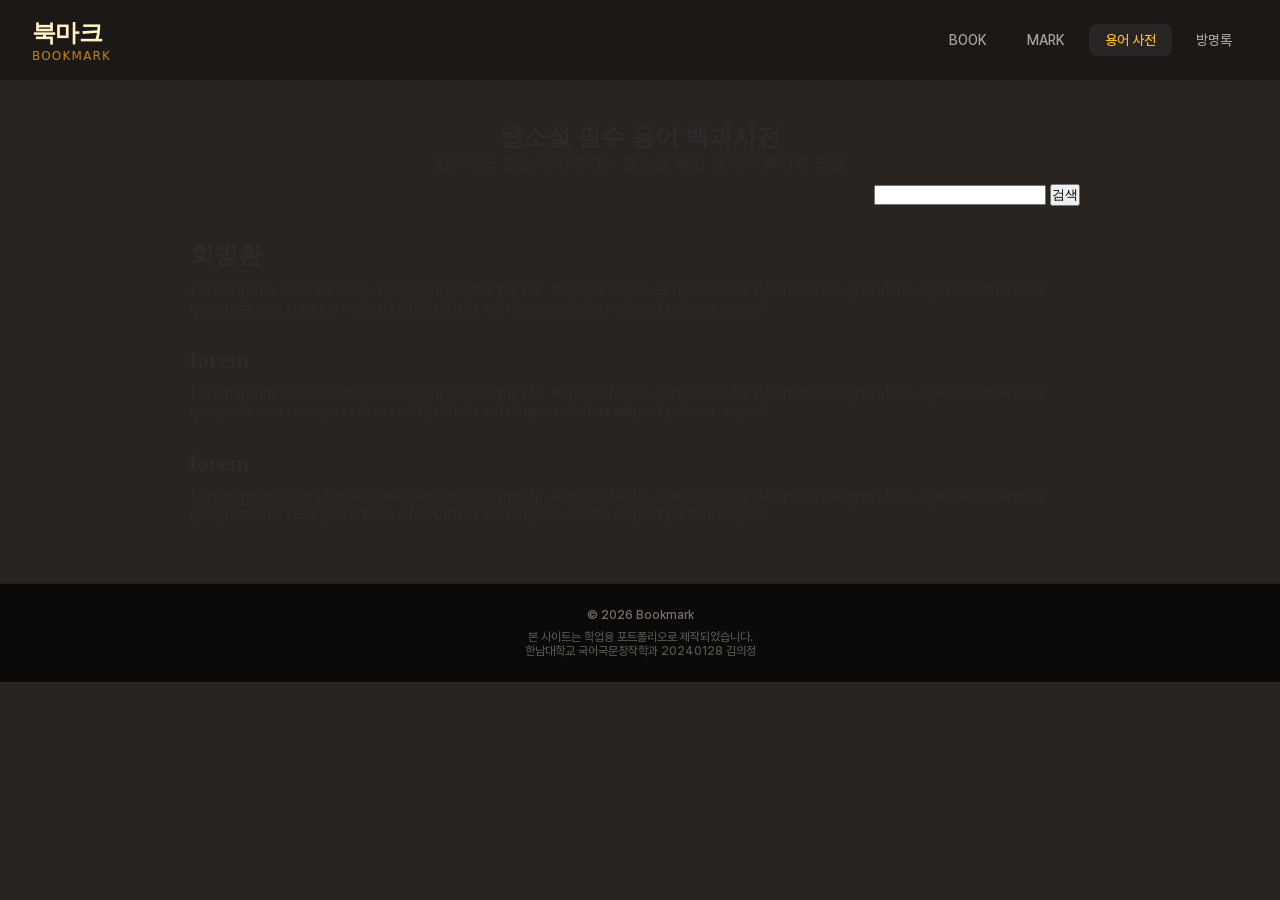
<file: 용어사전.html>
<!DOCTYPE html>
<html lang="ko">
<head>
    <title>BOOKMARK</title>
    <link rel="stylesheet" href="./viewer.css">
</head>
<body>
    <!-- 헤더 -->
    <header>
        <div id="header-size">
            <div id="nav-item">
                <!-- 로고 -->
                <div class="logo">
                    <div>
                        <span class="title">북마크</span>
                        <span class="title-sub">Bookmark</span>
                    </div>
                </div>

                <!-- 네비게이션 -->
                <nav class="main-nav">
                    <div class="nav-item">
                        <a href="index.html">BOOK</a>
                    </div>
                    <div class="nav-item">
                        <a href="MARK.html">MARK</a>
                    </div>
                    <div class="nav-item-active">
                        <a href="용어사전.html">용어 사전</a>
                    </div>
                    <div class="nav-item">
                        <a href="방명록.html">방명록</a>
                    </div>
                </nav>

                <!-- 모바일 네비게이션 아이콘 -->
                <div class="mb-nav-logo">
                    <button id="mobile-menu-toggle" class="mb-nav-p">≡</button>
                </div>
            </div>
        </div>
    </header>
    <!--메인-->
    <section id="main-space-dic">
        <div class="dic-des">
            <h1 class="dic-title">웹소설 필수 용어 백과사전</h1>
            <p class="dic-sub">입문자도 한눈에 이해하는 웹소설 핵심 용어와 클리셰 모음</p>
        </div>
        <div id="dic-search">
            <div>
                <input type="text" class="input-search">
                <input type="submit" class="input-search-submit" value="검색">
            </div>
        </div>
        <dic id="dic">
            <div id="word1 wordbox">
                <h2 class="word">회빙환</h2>
                <p class="word-des">Lorem ipsum dolor sit amet consectetur adipisicing elit. Repellat facilis, in repudiandae deserunt vitae provident, asperiores inventore quisquam sunt cumque veritatis nihil, officiis vel tempora ut alias adipisci pariatur neque?</p>
            </div>
            <div id="word2 wordbox">
                <h2 class="word">lorem</h2>
                <p class="word-des">Lorem ipsum dolor sit amet consectetur adipisicing elit. Repellat facilis, in repudiandae deserunt vitae provident, asperiores inventore quisquam sunt cumque veritatis nihil, officiis vel tempora ut alias adipisci pariatur neque?</p>
            </div>
            <div id="word3 wordbox">
                <h2 class="word">lorem</h2>
                <p class="word-des">Lorem ipsum dolor sit amet consectetur adipisicing elit. Repellat facilis, in repudiandae deserunt vitae provident, asperiores inventore quisquam sunt cumque veritatis nihil, officiis vel tempora ut alias adipisci pariatur neque?</p>
            </div>
        </dic>
    </section>
    <!-- 푸터 -->
    <footer>
        <div>
            <p>© 2026 Bookmark</p>
            <p id="footer-sub">본 사이트는 학업용 포트폴리오로 제작되었습니다.<br>한남대학교 국어국문창작학과 20240128 김의정</p>
        </div>
    </footer>
</body>
</html>
</file>
<file: viewer.css>
/*폰트*/
@font-face {
	font-family: 'Pretendard';
	src: url(./Pretendard-Medium.woff);
}

/*초기화*/
*{
    margin: 0;
    padding: 0;
    font-family: ui-serif, Georgia, Cambria, "Times New Roman", Times, serif;
}

a{text-decoration: none;}

/*기본*/
body {
    background-color: #2a2421;
    color: #2b2b2b;
    font-family: 'Pretendard', sans-serif;
    overflow-x: hidden;

    min-height: 100vh;
    display: flex;
    flex-direction: column;
    -webkit-font-smoothing: antialiased;
    -moz-osx-font-smoothing: grayscale;
}

/*헤더*/
header {
    position: sticky;
    top: 0;
    z-index: 50;
    background-color: rgba(28, 25, 23, 0.95);
    backdrop-filter: blur(8px);
    -webkit-backdrop-filter: blur(8px);
    border-bottom: 1px solid #292524;
    color: #e7e5e4;
}

#header-size {max-width: 1280px; margin: 0 auto; padding: 0 16px;}

@media (min-width: 640px) { #header-size { padding: 0 24px; }}
@media (min-width: 1024px) { #header-size { padding: 0 32px; }}

#nav-item {
    display: flex;
    align-items: center;
    justify-content: space-between;
    height: 80px;
}

.logo {
    display: flex;
    align-items: center;
    column-gap: 12px;
    cursor: pointer;
}

.title {
    font-family: ui-serif, Georgia, Cambria, "Times New Roman", Times, serif;
    font-size: 24px; font-weight: 700;
    letter-spacing: -0.6px;
    color: #fef3c7;
}

.title-sub {
    font-size: 12px;
    letter-spacing: 0.1em;
    color: rgb(245 158 11 / 0.8);
    text-transform: uppercase;
    display: block;
    font-family: ui-sans-serif, system-ui, sans-serif;
}

/*네비게이션*/

.main-nav {display: none;}

@media (min-width: 768px) {.main-nav {display: flex; gap: 4px;}}
@media (min-width: 1024px) {.main-nav {gap: 8px;}}

.nav-item-active {
    padding: 8px 16px;
    border-radius: 8px;
    transition: all 0.15s ease-in-out;
    background-color: #292524;
    display: flex;
    gap: 8px;
}

.nav-item-active a {
    font-weight: 500; font-size: 14px;
    font-family: 'Pretendard';
    transition: all 0.15s ease-in-out;
    color: #fbbf24;
    background-color: #292524;
    align-items: center;
}

.nav-item {
    padding: 8px 16px;
    border-radius: 8px;
    transition: all 0.15s ease-in-out;
    display: flex;
    gap: 8px;
}

.nav-item a{
    font-weight: 500; font-size: 14px;
    font-family: 'Pretendard';
    color: #a8a29e;
    display: flex;
    align-items: center;
}

.nav-item:hover {background-color: rgb(41 37 36 / 0.6);}
.nav-item a:hover {color: #e7e5e4;}

.mb-nav-logo:active{

}

@media (min-width: 768px) {.mb-nav-logo {display: none;}}

.mb-nav-p {
    font-size: 32px;
    color: #a8a29e; 
    padding: 8px; 
    background-color: #1c1917;
    border: none;
}
.mb-nav-p:hover {color: #ffffff;}

.mb-nav {
    display: none;
    background-color: #1c1917;
    border-bottom: 1px solid #292524;
    padding: 8px 16px 16px;
}

.mb-nav > * + * {margin-top: 8px;}

.mb-nav-item {
    width: 100%;
    text-align: left;
    padding: 8px 12px;
    border-radius: 4px;
}
.mb-nav-item:hover {background-color: #292524;}

.mb-nav-item a{text-align: left; color: #d6d3d1; font-family: 'Pretendard';}

/*본문*/

main {flex-grow: 1; position: relative;}

.content-en {
    display: block;
    padding: 32px 16px;
    max-width: 1280px;
    margin: 0 auto;
}

@media (min-width: 640px) {.content-en {padding-: 32px 24px;}}
@media (min-width: 1024px) {.content-en {padding: 32px 32px;}}

.content-kr {
    padding: 32px 16px;
    max-width: 1024px;
    margin: 0 auto;
}

@media (min-width: 640px) {.content-kr {padding-: 32px 24px;}}
@media (min-width: 1024px) {.content-kr {padding: 32px 32px;}}

/*BOOK*/
.book-array {margin-bottom: 40px; text-align: center;}

.intro {
    font-family: serif; font-size: 30px; font-weight: 700;
    color: #fef3c7;
    margin-bottom: 12px;
}

@media (min-width: 640px) {.intro {font-size: 36px;}}

.intro-sub {
    color: #a8a29e;
    font-family: 'Pretendard';
    font-size: 14px;
    max-width: 672px;
    margin: 0 auto;
}

@media (min-width: 640px) {.intro-sub {font-size: 16px;}}

.intro-sub-mb {display: none;}

@media (min-width: 640px) {.intro-sub-mb {display: block;}}

.length {
    margin-top: 16px;
    display: flex;
    flex-wrap: wrap;
    align-items: center;
    justify-content: center;
    gap: 16px;
}

.length span { font-family: 'Pretendard'; font-size: 12px; color: #a8a29e;}

.bookcase-cover {padding: 16px 0;}
.bookcase-cover > :not(:first-child) {margin: 64px 0;}
.bookcase{position: relative;}

.bookcase-array {
    display: flex;
    justify-content: space-between;
    align-items: center;
    margin-bottom: 8px;
    padding: 0 8px;
}

.bookcase-title {
    font-family: serif; font-size: 18px; font-weight: 700;
    color: rgb(253 230 138 / 90%);
    display: flex;
    align-items: center;
    gap: 8px;
}

.book-count {font-size: 12px; color: #78716c;}

.book-cover {
    background-color: rgb(28 25 23 / 60%);
    padding: 48px 24px 0 24px;
    border-radius: 12px 12px 0 0; border: 1px solid #292524;
    display: flex;
    align-items: flex-end;
    justify-content: flex-start;
    gap: 12px;
    min-height: 300px;
    overflow-x: auto;
}

@media (min-width: 640px) {.book-cover {gap: 24px;}}

.book-long {display: flex; align-items: flex-end;}
.book-long > :not(:first-child) {margin-left: 4px;}

.book-spine {
    transition: all 0.3s cubic-bezier(0.25, 0.8, 0.25, 1);
    transform-origin: bottom center;
    box-shadow: -4px 0 10px rgba(0,0,0,0.5), inset 3px 0 5px rgba(255,255,255,0.2), inset -3px 0 5px rgba(0,0,0,0.4);
    cursor: pointer;
    position: relative;
    user-select: none;
}

.book-spine:hover {
    transform: translateY(-16px) scale(1.03);
    box-shadow: -6px 12px 20px rgba(0,0,0,0.6), inset 3px 0 5px rgba(255,255,255,0.3);
    z-index: 20;
}

.book-item-s/*100+_*/{
    width: 32px;
    height: 192px;
    border-radius: 4px 4px 0 0;
    border-top: 1px solid; border-right: 1px solid;
    display: flex;
    flex-direction: column;
    justify-content: space-between;
    padding: 16px 0;
    text-align: center;
}

@media (min-width: 640px) {.book-item-s {width: 36px;}}

.book-item-m/*250+_*/{
    width: 40px;
    height: 240px;
    border-radius: 4px 4px 0 0;
    border-top: 1px solid; border-right: 1px solid;
    display: flex;
    flex-direction: column;
    justify-content: space-between;
    padding: 16px 0;
    text-align: center;
}

@media (min-width: 640px) {.book-item-m {width: 48px;}}

.book-item-l/*500+_*/{
    width: 48px;
    height: 256px;
    border-radius: 4px 4px 0 0;
    border-top: 1px solid; border-right: 1px solid;
    display: flex;
    flex-direction: column;
    justify-content: space-between;
    padding: 16px 0;
    text-align: center;
}

@media (min-width: 640px) {.book-item-l {width: 56px;}}

.book-item-xl/*1000+_*/{
    width: 56px;
    height: 270px;
    border-radius: 4px 4px 0 0;
    border-top: 1px solid; border-right: 1px solid;
    display: flex;
    flex-direction: column;
    justify-content: space-between;
    padding: 16px 0;
    text-align: center;
}

@media (min-width: 640px) {.book-item-xl {width: 64px;}}

#book1 {background-color: #450a0a; border-color: rgb(185 28 28 / 50%);}
#book2 {background-color: #7f1d1d; border-color: rgb(220 38 38 / 50%);}
#book3 {background-color: #450a0a; border-color: rgb(239 68 68 / 50%);}
#book4 {background-color: #0f172a; border-color: rgb(59 130 246 / 40%);}
#book5 {background-color: #022c22; border-color: rgb(4 120 87 / 50%);}
#book6 {background-color: #064e3b; border-color: rgb(5 150 105 / 50%);}
#book7 {background-color: #4c0519; border-color: rgb(225 29 72 / 50%);}
#book8 {background-color: #3b0764; border-color: rgb(147 51 234 / 50%);}
#book9 {background-color: #500724; border-color: rgb(236 72 153 / 50%);}

.vol {
    font-family: 'Pretendard';
    font-size: 10px;
    letter-spacing: 0.1em;
    text-transform: uppercase;
}

#vol1{color: #ffc525;}
#vol2{color: #fcd34d; font-weight: 700;}
#vol3{color: #60a5fa;}
#vol4{color: #34d399;}
#vol5{color: #6ee7b7; font-weight: 700;}
#vol6{color: #fda4af;}
#vol7{color: #d8b4fe;}
#vol8{color: #f9a8d4;}

.book-title {
    font-family: serif;
    font-size: 12px;
    font-weight: 700;
    writing-mode: vertical-rl;
    text-orientation: upright;
    margin: 0 auto;
    letter-spacing: 0.1em;
}

#book-title1{color: #fef3c7;}

#count1{color: #fca5a5; font-family: 'Pretendard'; font-size: 10px;}
#count2{color: #94a3b8; font-family: 'Pretendard'; font-size: 10px;}
#count3{color: #6ee7b7; font-family: 'Pretendard'; font-size: 10px;}
#count4{color: #da6a66; font-family: 'Pretendard'; font-size: 10px;}
#count5{color: #d8b4fe;  font-family: 'Pretendard'; font-size: 10px;}
#count6{color: #ffa4b4; font-family: 'Pretendard'; font-size: 10px;}

.shelf {
    height: 32px; width: auto;
    background: linear-gradient(180deg, #5d4037 0%, #3e2723 40%, #271714 100%);
    box-shadow: 0 10px 25px rgba(0,0,0,0.8), inset 0 2px 4px rgba(255,255,255,0.15);
    border-bottom: 6px solid #1a0f0d;
    border-radius: 0 0 8px 8px;
    display: flex;
    align-items: center;
    justify-content: space-between;
    padding: 0 24px;
    color: rgb(253 230 138 / 20%);
    font-size: 12px;
    font-family: serif;
}

/*MARK*/
.mark-array {
    scroll-snap-type: y mandatory;
    overflow-y: scroll;
    height: calc(100vh - 80px);
    background-color: #0c0a09;
}

.snap-section {
    scroll-snap-align: center;
    scroll-snap-stop: always;
    position: relative;
    display: flex;
    align-items: center;
    justify-content: center;
    padding: 24px;
    border-bottom: 1px solid #292524;
}

@media (min-width: 640px) {.snap-section {padding: 48px;}}

.grid {
    width: 100%; max-width: 1152px;
    display: grid;
    grid-template-columns: repeat(1, minmax(0, 1fr));
    gap: 32px;
    align-items: center;
}

@media (min-width: 768px) {.grid {grid-template-columns: repeat(12, minmax(0, 1fr));}}

.episode-cover {text-align: left;}
.episode-cover > * + * {margin-top: 24px;}
@media (min-width: 768px) {.episode-cover {grid-column: span 7 / span 7;}}

.episode {
    display: inline-flex;
    align-items: center;
    gap: 8px;
    padding: 4px 12px;
    border-radius: 9999px;
}
#ep1{
    background-color: rgb(69 26 3 / 80%);
    border: 1px solid rgb(217 119 6 / 40%);
}
#ep1 p{
    color: #fbbf24;
    font-size: 12px;
    font-weight: 500;
}

#ep2{
    background-color: rgb(23 37 84 / 80%);
    border: 1px solid rgb(37 99 235 / 40%);
}
#ep2 p{
    color: #60a5fa;
    font-size: 12px;
    font-weight: 500;
}

#ep3{
    background-color: rgb(76 5 25 / 80%);
    border: 1px solid rgb(225 29 72 / 40%);
}
#ep3 p{
    color: #fb7185;
    font-size: 12px;
    font-weight: 500;
}

.quotation{
    font-family: serif;
    font-size: 24px;
    line-height: 1.625;
    color: #f5f5f4;
    font-weight: 500;
}

@media (min-width: 640px) {.quotation {font-size: 36px;}}

.highlighter {
    background: linear-gradient(100deg, rgba(254, 240, 138, 0) 0%, rgba(254, 240, 138, 0.85) 15%, rgba(254, 240, 138, 0.85) 85%, rgba(254, 240, 138, 0) 100%);
    display: inline;
    padding: 2px 8px;
    color: #1c1917;
    font-weight: 700;
    border-radius: 4px;
    box-decoration-break: clone;
    -webkit-box-decoration-break: clone;
}

.propile {
    padding-top: 16px;
    border-top: 1px solid rgb(41 37 36 / 80%);
    display: flex;
    align-items: center;
    justify-content: space-between;
}

.propile-name{
    font-weight: 700;
    color: #e7e5e4;
    font-size: 18px;
}

.propile-sub{color: #78716c; font-size: 12px;}

.sequence {color: #57534e; font-family: monospace; font-size: 14px;}

.character-cover {display: flex; justify-content: center;}

@media (min-width: 768px) {.character-cover {grid-column: span 5 / span 5;}}

.character-box {
    position: relative;
    width: 256px; height: 320px;
    padding: 16px;
    display: flex;
    align-items: center;
    justify-content: center;
}

@media (min-width: 640px) {.character-box {width: 320px;height: 384px;}}

#cha1{
    border-radius: 16px;
    border: 1px solid rgb(127 29 29 / 30%);
    box-shadow: 0 25px 50px -12px rgb(0 0 0 / 25%);
}
#cha2{
    border-radius: 16px;
    border: 1px solid rgb(30 58 138 / 30%);
    box-shadow: 0 25px 50px -12px rgb(0 0 0 / 25%);
}
#cha3{
    border-radius: 16px;
    border: 1px solid rgb(136 19 55 / 30%);
    box-shadow: 0 25px 50px -12px rgb(0 0 0 / 25%);
}

.character{text-align: center;}

.character > * + * {margin-top: 12px;}

.character-name1{
    font-family: serif;
    font-weight: 700;
    color: #fde68a;
    font-size: 20px;
}

.character-name1{
    font-family: serif;
    font-weight: 700;
    color: #fde68a;
    font-size: 20px;
}

.nikename1{
    font-size: 12px;
    color: #a8a29e;
    padding-left: 16px;
    padding-right: 16px;
}

.character-name2{
    font-family: serif;
    font-weight: 700;
    color: #bfdbfe;
    font-size: 20px;
}

.nikename2{
    font-size: 12px;
    color: #94a3b8;
    padding-left: 16px;
    padding-right: 16px;
}

.character-name3{
    font-family: serif;
    font-weight: 700;
    color: #fecdd3;
    font-size: 20px;
}

.nikename3{
    font-size: 12px;
    color: #fda4afcc;
    padding-left: 16px;
    padding-right: 16px;
}

/*용어사전*/
.dic-array, .gb-array{margin-bottom: 32px; text-align: center;}

#main-space-dic{width: 100vh; margin: 30px auto;}

.dic-des{margin: 10px auto; text-align: center;}

#dic-search{height: 40px;}
#dic-search > div{margin: 0 10px 0 0; float: right;}

#wordbox{}

.word{margin: 15px 0 10px 0;}
.word-des{margin: 0 0 30px 0;}

/*푸터*/
footer {
    background-color: #0c0a09;
    border-top: 1px solid rgb(41 37 36 / 80%);
    padding-top: 24px;
    padding-bottom: 24px;
    text-align: center;
    font-size: 12px;
    color: #78716c;
}

footer div p{
    font-family: "Pretendard";
    max-width: 1280px;
    margin: 0 auto;
    padding: 0 16px;
}

footer div > :not(:first-child) {margin-top: 8px;}
#footer-sub{color: #57534e;}
</file>
